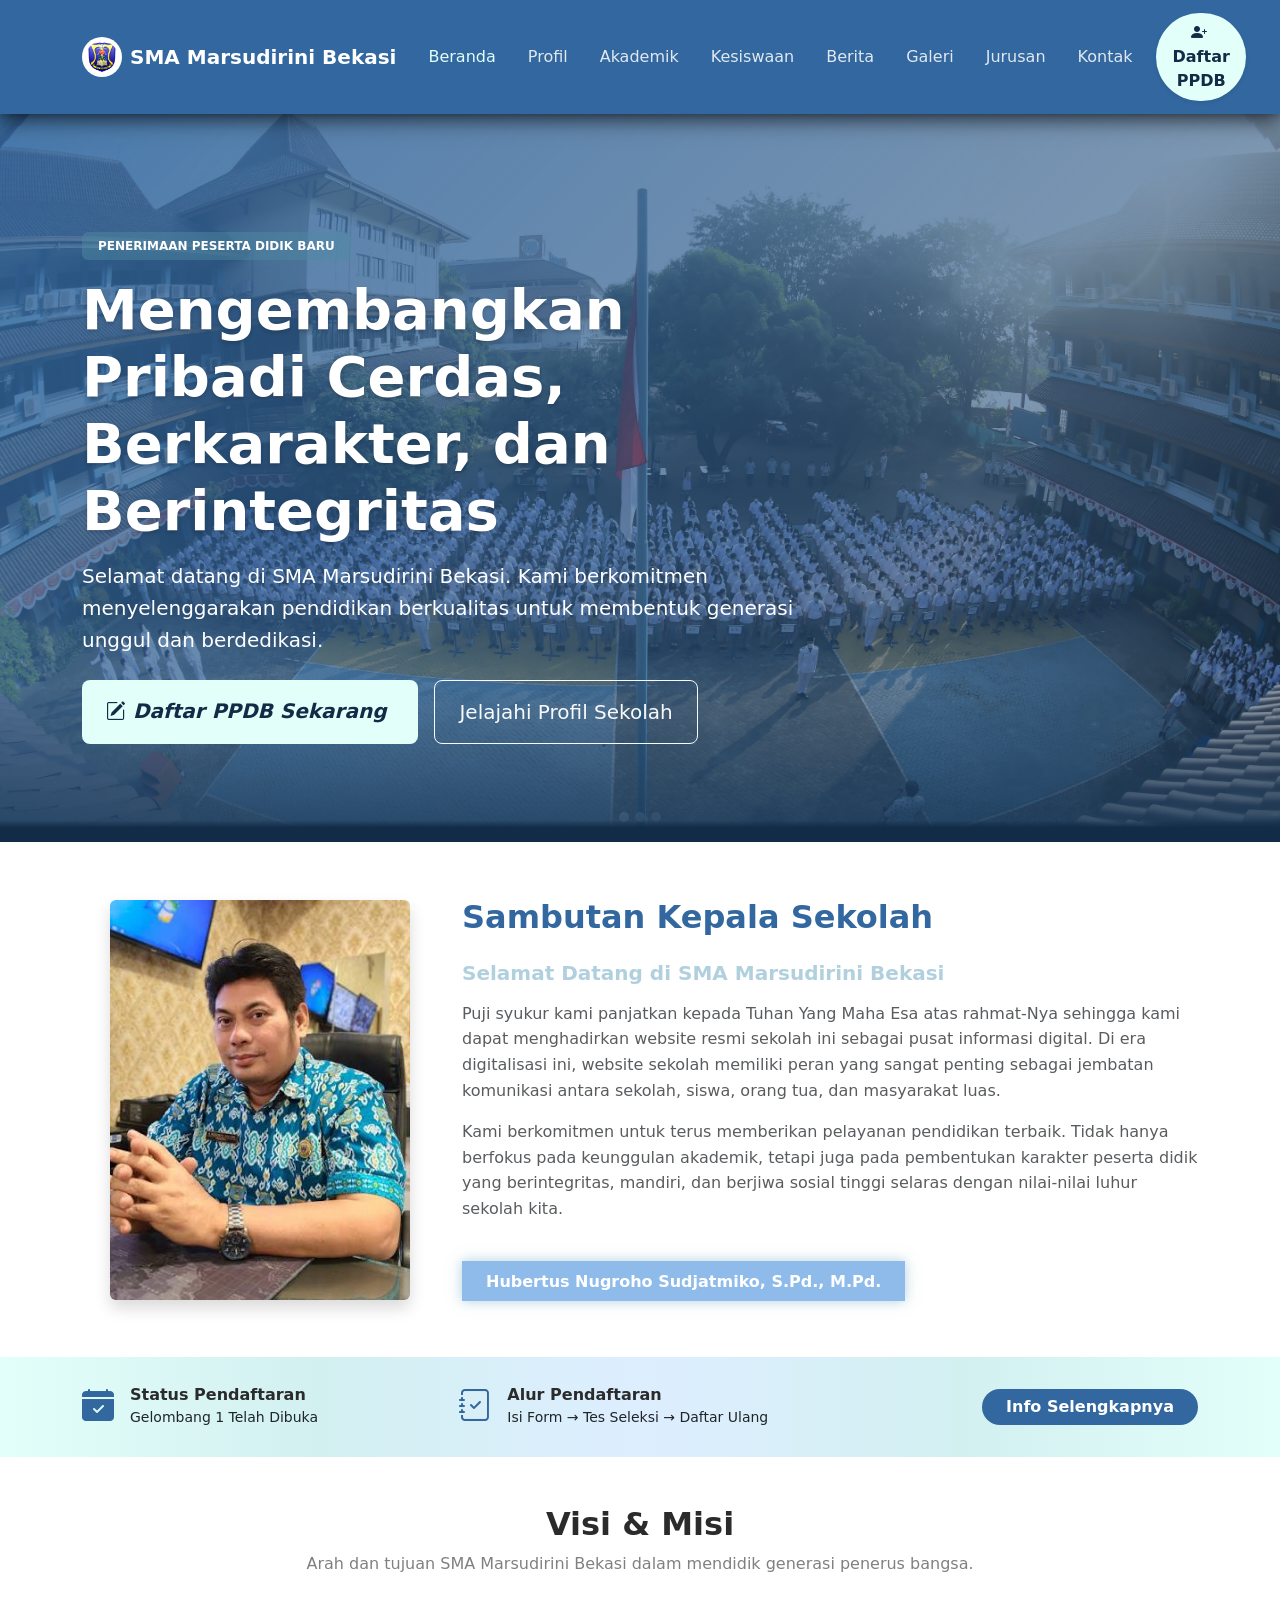
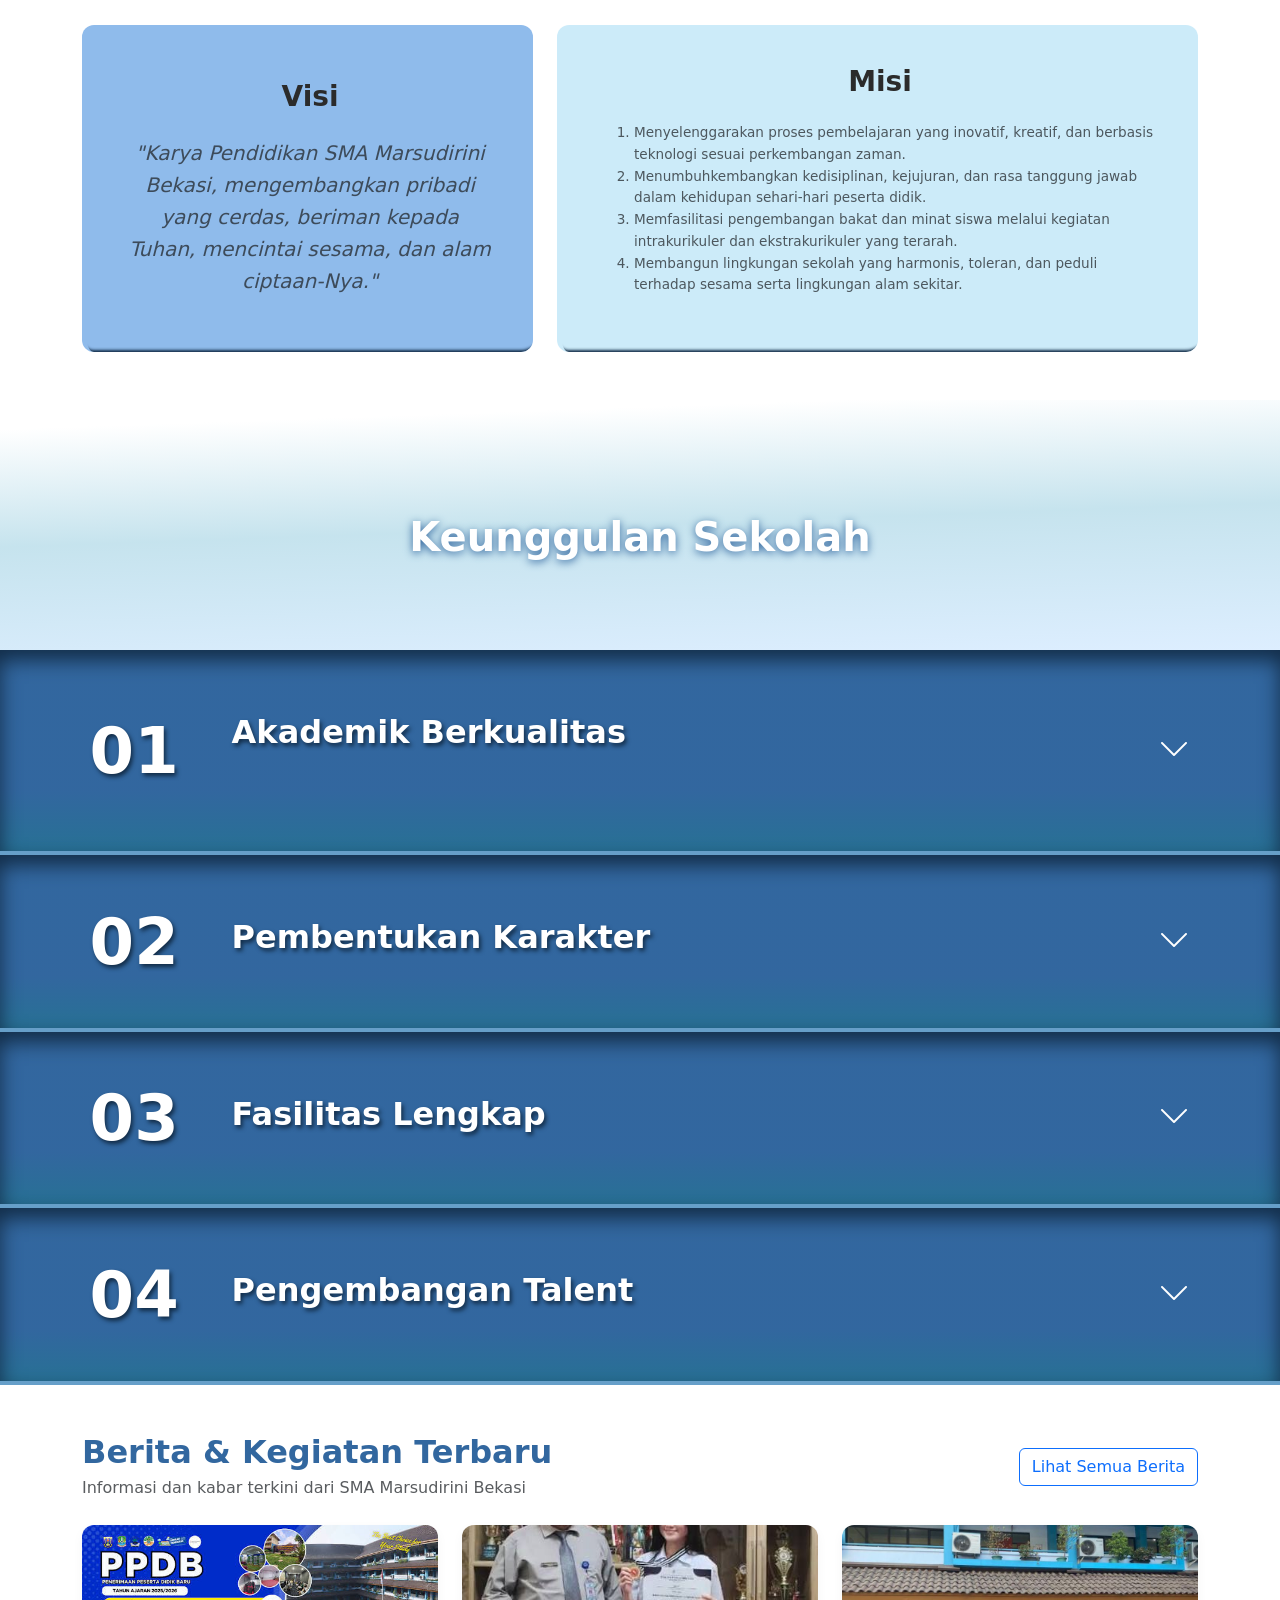
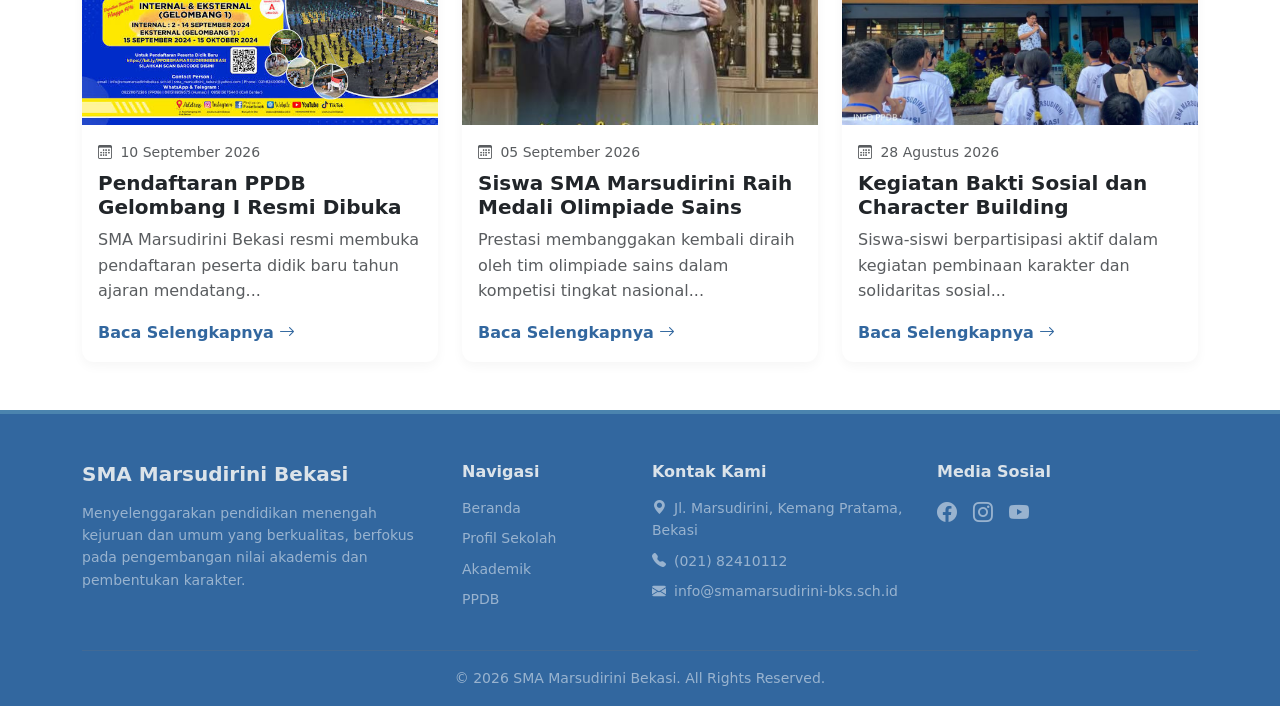
<file: school-profile/index.html>
<!DOCTYPE html>
<html lang="id">
<head>
    <meta charset="UTF-8">
    <meta name="viewport" content="width=device-width, initial-scale=1.0">
    <title>SMA Marsudirini Bekasi - Official Website</title>
    <!-- Bootstrap 5 CSS -->
    <link href="https://cdn.jsdelivr.net/npm/bootstrap@5.3.0/dist/css/bootstrap.min.css" rel="stylesheet">
    <!-- Bootstrap Icons -->
    <link href="https://cdn.jsdelivr.net/npm/bootstrap-icons@1.10.0/font/bootstrap-icons.css" rel="stylesheet">
    <!-- Custom CSS -->
    <link rel="stylesheet" href="assets/css/style.css">
</head>
<body>

    <div id="navbar-placeholder"></div>

    <!-- Hero Section -->
    <header class="hero-section text-center text-lg-start">
        <div id="heroCarousel" class="carousel slide carousel-fade hero-carousel" data-bs-ride="carousel" data-bs-interval="4000">
            <div class="carousel-indicators">
                <button type="button" data-bs-target="#heroCarousel" data-bs-slide-to="0" class="active" aria-current="true" aria-label="Slide 1"></button>
                <button type="button" data-bs-target="#heroCarousel" data-bs-slide-to="1" aria-label="Slide 2"></button>
                <button type="button" data-bs-target="#heroCarousel" data-bs-slide-to="2" aria-label="Slide 3"></button>
            </div>
            <div class="carousel-inner">
                <div class="carousel-item active">
                    <img src="assets/images/hero.jpg" class="d-block w-100" alt="Lingkungan SMA Marsudirini Bekasi">
                </div>
                <div class="carousel-item">
                    <img src="assets/images/hero2.jpg" class="d-block w-100" alt="Informasi PPDB SMA Marsudirini Bekasi">
                </div>
                <div class="carousel-item">
                    <img src="assets/images/hero3.jpg" class="d-block w-100" alt="Kegiatan siswa SMA Marsudirini Bekasi">
                </div>
            </div>
        </div>
        <div class="container">
            <div class="row align-items-center py-2">
                <div class="col-lg-8">
                    <span class="badge mb-3 px-3 py-2 text-uppercase tracking-wide transparent">Penerimaan Peserta Didik Baru</span>
                    <h1 class="display-4 fw-bold mb-3">Mengembangkan Pribadi Cerdas, Berkarakter, dan Berintegritas</h1>
                    <p class="lead mb-4">Selamat datang di SMA Marsudirini Bekasi. Kami berkomitmen menyelenggarakan pendidikan berkualitas untuk membentuk generasi unggul dan berdedikasi.</p>
                    <div class="d-flex flex-column flex-sm-row gap-3">
                        <a href="pages/ppdb.html" class="btn btn-accent-custom btn-lg px-4 py-3">
                            <i class="bi bi-pencil-square me-2"> Daftar PPDB Sekarang</i>
                        </a>
                        <a href="pages/profil.html" class="btn btn-outline-light btn-lg px-4 py-3">
                            Jelajahi Profil Sekolah
                        </a>
                    </div>
                </div>
            </div>
        </div>
    </header>
    <!-- Sambutan Kepala Sekolah -->
    <section class="py-5 bg-white">
        <div class="container">
            <div class="row align-items-center py-2">
                <!-- Foto Kepala Sekolah -->
                <div class="card-float col-lg-4 text-center">
                    <div class="position-relative d-inline-block">
                        <!-- Placeholder foto kepala sekolah -->
                        <img src="assets/images/kepsek.jpg" alt="Kepala Sekolah SMA Marsudirini" class="img-fluid rounded shadow" style="max-height: 400px; object-fit: cover; background-color: #e0e0e0; width: 100%; aspect-ratio: 3/4;">
                    </div>
                </div>
                <!-- Teks Sambutan -->
                <div class="col-lg-8 mt-5 mt-lg-0">
                    <h2 class="fw-bold text-primary-custom mb-4">Sambutan Kepala Sekolah</h2>
                    <h5 class="text-secondary-custom fw-semibold mb-3">Selamat Datang di SMA Marsudirini Bekasi</h5>
                    <p class="text-muted text-justify">
                        Puji syukur kami panjatkan kepada Tuhan Yang Maha Esa atas rahmat-Nya sehingga kami dapat menghadirkan website resmi sekolah ini sebagai pusat informasi digital. Di era digitalisasi ini, website sekolah memiliki peran yang sangat penting sebagai jembatan komunikasi antara sekolah, siswa, orang tua, dan masyarakat luas.
                    </p>
                    <p class="text-muted text-justify">
                        Kami berkomitmen untuk terus memberikan pelayanan pendidikan terbaik. Tidak hanya berfokus pada keunggulan akademik, tetapi juga pada pembentukan karakter peserta didik yang berintegritas, mandiri, dan berjiwa sosial tinggi selaras dengan nilai-nilai luhur sekolah kita.
                    </p>
                    <p class="highlight fw-bold mt-4 mb-0 ">Hubertus Nugroho Sudjatmiko, S.Pd., M.Pd.</p>
                </div>
            </div>
        </div>
    </section>

    <!-- PPDB Quick Callout Bar -->
    <section class="daftar py-4 text-dark">
        <div class="container">
            <div class="row text-center text-md-start align-items-center g-3">
                <div class=" col-md-4">
                    <div class="d-flex align-items-center justify-content-center justify-content-md-start">
                        <i class="bi bi-calendar-check-fill fs-2 text-primary-custom me-3"></i>
                        <div>
                            <h6 class="fw-bold mb-0">Status Pendaftaran</h6>
                            <small>Gelombang 1 Telah Dibuka</small>
                        </div>
                    </div>
                </div>
                <div class="col-md-4">
                    <div class="d-flex align-items-center justify-content-center justify-content-md-start">
                        <i class="bi bi-journal-check fs-2 text-primary-custom me-3"></i>
                        <div>
                            <h6 class="fw-bold mb-0" >Alur Pendaftaran</h6>
                            <small>Isi Form → Tes Seleksi → Daftar Ulang</small>
                        </div>
                    </div>
                </div>
                <div class="col-md-4 text-center text-md-end">
                    <a href="pages/ppdb.html" class="btn btn-primary-custom rounded-pill px-4">Info Selengkapnya</a>
                </div>
            </div>
        </div>
    </section>

    <!-- Visi & Misi -->
    <section class="py-5 bg-white">
        <div class="container">
            <div class="text-center mb-5">
                <h2 class="fw-bold ">Visi & Misi</h2>
                <p style="color: grey;">Arah dan tujuan SMA Marsudirini Bekasi dalam mendidik generasi penerus bangsa.</h5>
            </div>
            
            <div class="row g-4 align-items-stretch">
                <!-- Card Visi -->
                <div class="col-md-5 d-flex">
                    <div class="card visi-card flex-fill p-4 border-0 shadow-sm">
                        <div class="card-body d-flex flex-column justify-content-center text-center">
                            <h3 class="fw-bold mb-4">Visi</h3>
                            <p class="fs-5 text-muted fst-italic mb-0">
                                "Karya Pendidikan SMA Marsudirini Bekasi, mengembangkan pribadi yang cerdas, beriman kepada Tuhan, mencintai sesama, dan alam ciptaan-Nya."
                            </p>
                        </div>
                    </div>
                </div>
                
                <!-- Card Misi (Menggunakan <ol>) -->
                <div class="col-md-7 d-flex">
                    <div class="card misi-card flex-fill p-4 border-0 shadow-sm">
                        <div class="card-body text-center">
                            <div class="d-flex align-items-center justify-content-center mb-4">
                                <h3 class="fw-bold mb-0 text-center">Misi</h3>
                            </div>
                            <ol class="text-muted text-start" style="font-size: 0.85rem;">
                                <li>Menyelenggarakan proses pembelajaran yang inovatif, kreatif, dan berbasis teknologi sesuai perkembangan zaman.</li>
                                <li>Menumbuhkembangkan kedisiplinan, kejujuran, dan rasa tanggung jawab dalam kehidupan sehari-hari peserta didik.</li>
                                <li>Memfasilitasi pengembangan bakat dan minat siswa melalui kegiatan intrakurikuler dan ekstrakurikuler yang terarah.</li>
                                <li>Membangun lingkungan sekolah yang harmonis, toleran, dan peduli terhadap sesama serta lingkungan alam sekitar.</li>
                            </ol>
                        </div>
                    </div>
                </div>
            </div>
        </div>
    </section>

    <!-- Keunggulan Sekolah (Why Choose Us) -->
    <div class="boxk text-center">
                <div class="box-title">
                    <h2 class="fw-bold text-white">Keunggulan Sekolah</h2>
                </div>
    </div>
    <div class="box">
                <div class="box-number">01</div>
                <div class="box-content">
                    <div class="box-title">
                        <h2 class="fw-bold text-white">Akademik Berkualitas</h2>
                    </div>
                    <p class="box-dropdown text-white">
                        Kurikulum terstruktur yang dirancang untuk mempersiapkan siswa menuju perguruan tinggi terbaik.
                    </p>
                </div>
                <i class="bi bi-chevron-down box-arrow"></i>
    </div>
    <div class="box">
                <div class="box-number">02</div>
                <div class="box-content">
                    <div class="box-title">
                        <h2 class="fw-bold text-white">Pembentukan Karakter</h2>
                    </div>
                    <p class="box-dropdown text-white">
                        Pendidikan kedisiplinan, moral, dan kedalaman spiritual secara menyeluruh.
                    </p>
                </div>
                <i class="bi bi-chevron-down box-arrow"></i>
    </div>
    <div class="box">
                <div class="box-number">03</div>
                <div class="box-content">
                    <div class="box-title">
                        <h2 class="fw-bold text-white">Fasilitas Lengkap</h2>
                    </div>
                    <p class="box-dropdown text-white">
                        Laboratorium modern, sarana olahraga, serta lingkungan belajar yang kondusif.
                    </p>
                </div>
                <i class="bi bi-chevron-down box-arrow"></i>
    </div>
    <div class="box">
                <div class="box-number">04</div>
                <div class="box-content">
                    <div class="box-title">
                        <h2 class="fw-bold text-white">Pengembangan Talent</h2>
                    </div>
                    <p class="box-dropdown text-white">
                        Beragam kegiatan ekstrakurikuler untuk mengasah potensi non-akademik siswa.
                    </p>
                </div>
                <i class="bi bi-chevron-down box-arrow"></i>
    </div>

    
    <!-- Berita & Agenda Terbaru -->
    <section class="py-5 bg-white">
        <div class="container">
            <div class="d-flex justify-content-between align-items-center mb-4">
                <div>
                    <h2 class="fw-bold text-primary-custom mb-1">Berita & Kegiatan Terbaru</h2>
                    <p class="text-muted mb-0">Informasi dan kabar terkini dari SMA Marsudirini Bekasi</p>
                </div>
                <a href="pages/berita.html" class="btn btn-outline-primary d-none d-md-inline-block">Lihat Semua Berita</a>
            </div>
            <div class="row g-4">
                <div class="col-md-4">
                    <div class="card h-100">
                        <img src="assets/images/ppdb.jpg" class="card-img-top" alt="Berita PPDB" style="height: 200px; object-fit: cover; background-color: #e0e0e0;">
                        <div class="card-body">
                            <small class="text-muted d-block mb-2"><i class="bi bi-calendar3 me-1"></i> 10 September 2026</small>
                            <h5 class="card-title fw-bold">Pendaftaran PPDB Gelombang I Resmi Dibuka</h5>
                            <p class="card-text text-muted">SMA Marsudirini Bekasi resmi membuka pendaftaran peserta didik baru tahun ajaran mendatang...</p>
                            <a href="pages/berita.html" class="text-primary-custom fw-semibold text-decoration-none">Baca Selengkapnya <i class="bi bi-arrow-right"></i></a>
                        </div>
                    </div>
                </div>
                <div class="col-md-4">
                    <div class="card h-100">
                        <img src="assets/images/olimpiade.jpg" class="card-img-top" alt="Prestasi Siswa" style="height: 200px; object-fit: cover; background-color: #e0e0e0;">
                        <div class="card-body">
                            <small class="text-muted d-block mb-2"><i class="bi bi-calendar3 me-1"></i> 05 September 2026</small>
                            <h5 class="card-title fw-bold">Siswa SMA Marsudirini Raih Medali Olimpiade Sains</h5>
                            <p class="card-text text-muted">Prestasi membanggakan kembali diraih oleh tim olimpiade sains dalam kompetisi tingkat nasional...</p>
                            <a href="pages/berita.html" class="text-primary-custom fw-semibold text-decoration-none">Baca Selengkapnya <i class="bi bi-arrow-right"></i></a>
                        </div>
                    </div>
                </div>
                <div class="col-md-4">
                    <div class="card h-100">
                        <img src="assets/images/cb.jpg" class="card-img-top" alt="Kegiatan Siswa" style="height: 200px; object-fit: cover; background-color: #e0e0e0;">
                        <div class="card-body">
                            <small class="text-muted d-block mb-2"><i class="bi bi-calendar3 me-1"></i> 28 Agustus 2026</small>
                            <h5 class="card-title fw-bold">Kegiatan Bakti Sosial dan Character Building</h5>
                            <p class="card-text text-muted">Siswa-siswi berpartisipasi aktif dalam kegiatan pembinaan karakter dan solidaritas sosial...</p>
                            <a href="pages/berita.html" class="text-primary-custom fw-semibold text-decoration-none">Baca Selengkapnya <i class="bi bi-arrow-right"></i></a>
                        </div>
                    </div>
                </div>
            </div>
            <div class="text-center mt-4 d-md-none">
                <a href="pages/berita.html" class="btn btn-outline-primary">Lihat Semua Berita</a>
            </div>
        </div>
    </section>

    <div id="footer-placeholder"></div>

    <!-- Bootstrap 5 JS Bundle -->
    <script src="https://cdn.jsdelivr.net/npm/bootstrap@5.3.0/dist/js/bootstrap.bundle.min.js"></script>
    <script src="assets/js/app.js"></script>
</body>
</html>
</file>
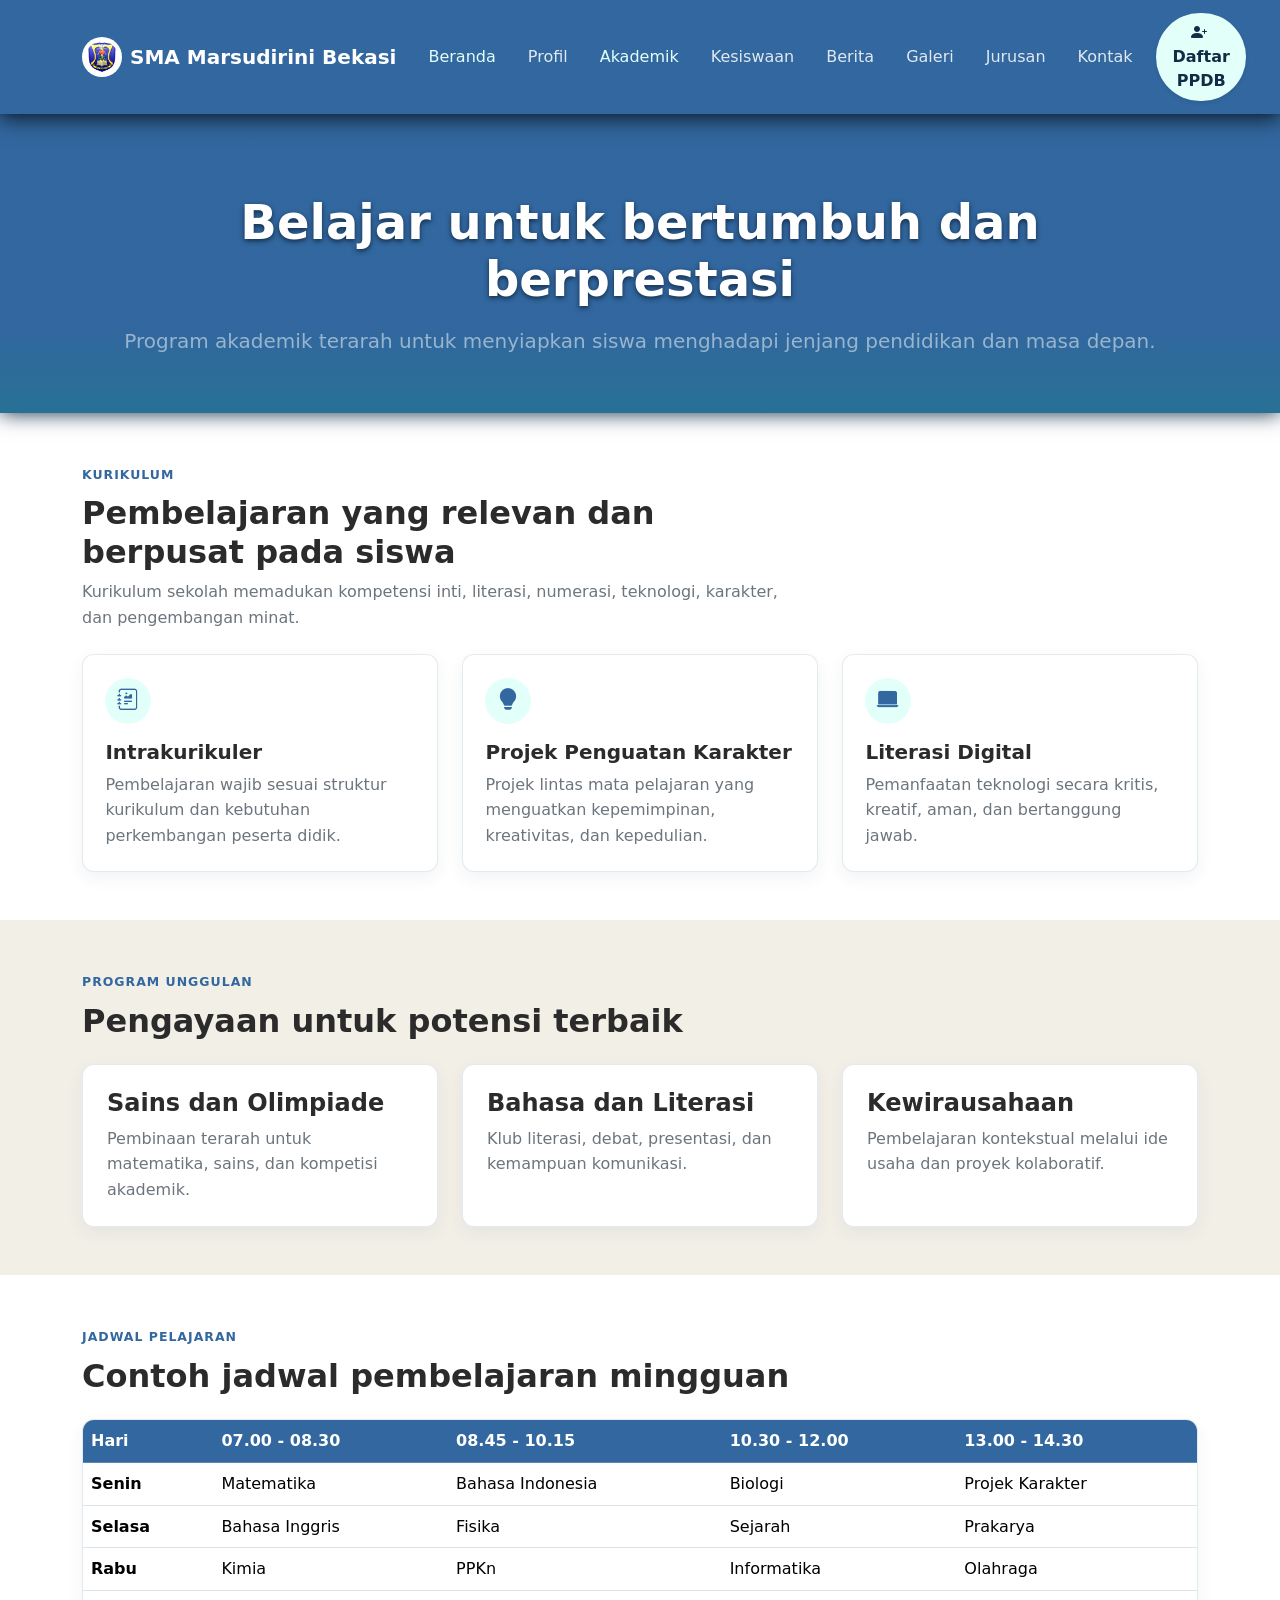
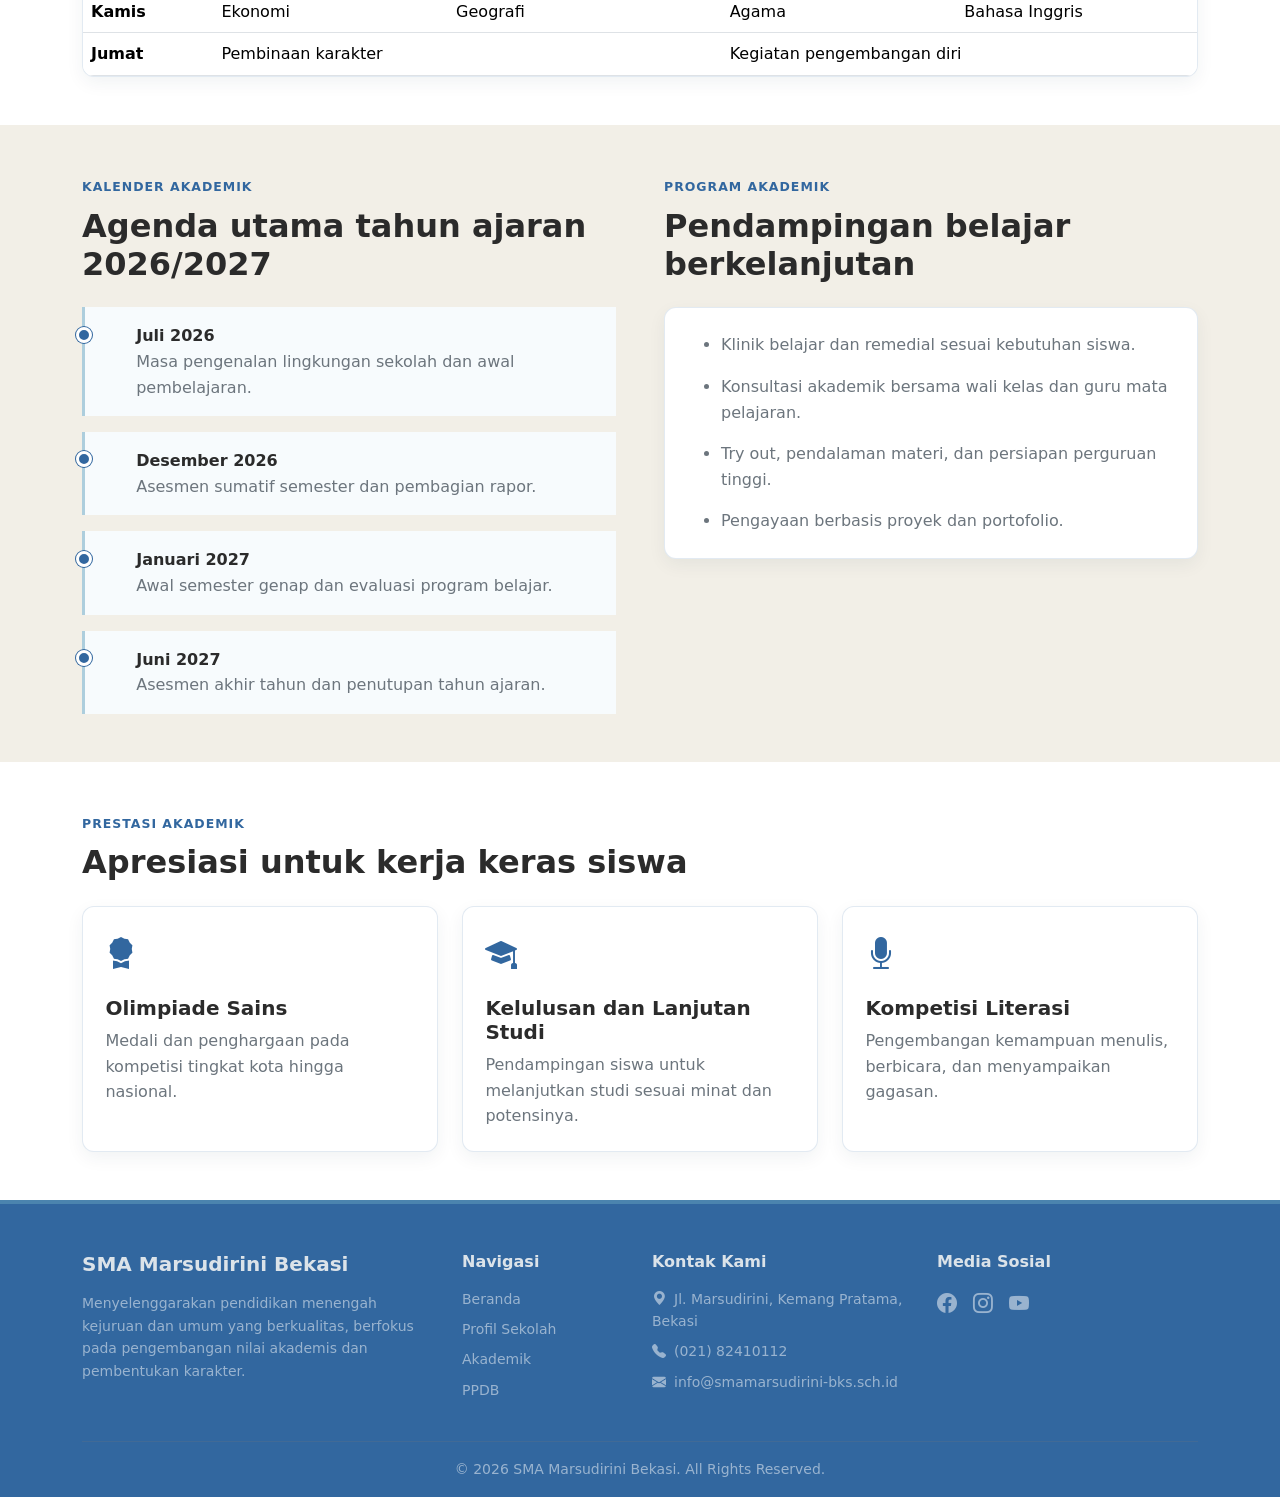
<file: school-profile/pages/akademik.html>
<!DOCTYPE html>
<html lang="id">
<head>
    <meta charset="UTF-8">
    <meta name="viewport" content="width=device-width, initial-scale=1.0">
    <title>Akademik - SMA Marsudirini Bekasi</title>
    <link href="https://cdn.jsdelivr.net/npm/bootstrap@5.3.0/dist/css/bootstrap.min.css" rel="stylesheet">
    <link href="https://cdn.jsdelivr.net/npm/bootstrap-icons@1.10.0/font/bootstrap-icons.css" rel="stylesheet">
    <link rel="stylesheet" href="../assets/css/style.css">
    <link rel="stylesheet" href="../assets/css/fr-pages.css">
</head>
<body>
    <div id="navbar-placeholder"></div>
        <header class="jurusan text-white text-center py-5">
                <div class="container pt-4 pb-2">
        <h1 class="display-5 fw-bold text-white mt-2 mb-3" style="text-shadow: 0 2px 5px #122c47;">Belajar untuk bertumbuh dan berprestasi</h1>
            <p class="lead text-white-50 mb-0">Program akademik terarah untuk menyiapkan siswa menghadapi jenjang pendidikan dan masa depan.</p>
        </div>
    </header>

    <main>
        <section class="py-5 bg-white">
            <div class="container">
                <div class="fr-section-heading mb-4"><span class="fr-eyebrow text-primary-custom">Kurikulum</span><h2 class="fw-bold mt-2">Pembelajaran yang relevan dan berpusat pada siswa</h2><p>Kurikulum sekolah memadukan kompetensi inti, literasi, numerasi, teknologi, karakter, dan pengembangan minat.</p></div>
                <div class="row g-4"><div class="col-md-4"><div class="fr-info-card"><span class="fr-icon"><i class="bi bi-journal-richtext"></i></span><h5 class="fw-bold">Intrakurikuler</h5><p class="fr-muted mb-0">Pembelajaran wajib sesuai struktur kurikulum dan kebutuhan perkembangan peserta didik.</p></div></div><div class="col-md-4"><div class="fr-info-card"><span class="fr-icon"><i class="bi bi-lightbulb-fill"></i></span><h5 class="fw-bold">Projek Penguatan Karakter</h5><p class="fr-muted mb-0">Projek lintas mata pelajaran yang menguatkan kepemimpinan, kreativitas, dan kepedulian.</p></div></div><div class="col-md-4"><div class="fr-info-card"><span class="fr-icon"><i class="bi bi-laptop-fill"></i></span><h5 class="fw-bold">Literasi Digital</h5><p class="fr-muted mb-0">Pemanfaatan teknologi secara kritis, kreatif, aman, dan bertanggung jawab.</p></div></div></div>
            </div>
        </section>
        <section class="py-5"><div class="container"><div class="fr-section-heading mb-4"><span class="fr-eyebrow text-primary-custom">Program Unggulan</span><h2 class="fw-bold mt-2">Pengayaan untuk potensi terbaik</h2></div><div class="row g-4"><div class="col-lg-4"><div class="fr-panel h-100"><h4 class="fw-bold">Sains dan Olimpiade</h4><p class="fr-muted mb-0">Pembinaan terarah untuk matematika, sains, dan kompetisi akademik.</p></div></div><div class="col-lg-4"><div class="fr-panel h-100"><h4 class="fw-bold">Bahasa dan Literasi</h4><p class="fr-muted mb-0">Klub literasi, debat, presentasi, dan kemampuan komunikasi.</p></div></div><div class="col-lg-4"><div class="fr-panel h-100"><h4 class="fw-bold">Kewirausahaan</h4><p class="fr-muted mb-0">Pembelajaran kontekstual melalui ide usaha dan proyek kolaboratif.</p></div></div></div></div></section>
        <section class="py-5 bg-white"><div class="container"><div class="fr-section-heading mb-4"><span class="fr-eyebrow text-primary-custom">Jadwal Pelajaran</span><h2 class="fw-bold mt-2">Contoh jadwal pembelajaran mingguan</h2></div><div class="table-responsive fr-panel p-0 overflow-hidden"><table class="table fr-table mb-0 align-middle"><thead><tr><th>Hari</th><th>07.00 - 08.30</th><th>08.45 - 10.15</th><th>10.30 - 12.00</th><th>13.00 - 14.30</th></tr></thead><tbody><tr><th>Senin</th><td>Matematika</td><td>Bahasa Indonesia</td><td>Biologi</td><td>Projek Karakter</td></tr><tr><th>Selasa</th><td>Bahasa Inggris</td><td>Fisika</td><td>Sejarah</td><td>Prakarya</td></tr><tr><th>Rabu</th><td>Kimia</td><td>PPKn</td><td>Informatika</td><td>Olahraga</td></tr><tr><th>Kamis</th><td>Ekonomi</td><td>Geografi</td><td>Agama</td><td>Bahasa Inggris</td></tr><tr><th>Jumat</th><td colspan="2">Pembinaan karakter</td><td colspan="2">Kegiatan pengembangan diri</td></tr></tbody></table></div></div></section>
        <section class="py-5"><div class="container"><div class="row g-5"><div class="col-lg-6"><div class="fr-section-heading mb-4"><span class="fr-eyebrow text-primary-custom">Kalender Akademik</span><h2 class="fw-bold mt-2">Agenda utama tahun ajaran 2026/2027</h2></div><div class="fr-timeline"><div class="fr-timeline-item"><strong>Juli 2026</strong><p class="fr-muted mb-0">Masa pengenalan lingkungan sekolah dan awal pembelajaran.</p></div><div class="fr-timeline-item"><strong>Desember 2026</strong><p class="fr-muted mb-0">Asesmen sumatif semester dan pembagian rapor.</p></div><div class="fr-timeline-item"><strong>Januari 2027</strong><p class="fr-muted mb-0">Awal semester genap dan evaluasi program belajar.</p></div><div class="fr-timeline-item"><strong>Juni 2027</strong><p class="fr-muted mb-0">Asesmen akhir tahun dan penutupan tahun ajaran.</p></div></div></div><div class="col-lg-6"><div class="fr-section-heading mb-4"><span class="fr-eyebrow text-primary-custom">Program Akademik</span><h2 class="fw-bold mt-2">Pendampingan belajar berkelanjutan</h2></div><div class="fr-panel"><ul class="fr-muted mb-0"><li class="mb-3">Klinik belajar dan remedial sesuai kebutuhan siswa.</li><li class="mb-3">Konsultasi akademik bersama wali kelas dan guru mata pelajaran.</li><li class="mb-3">Try out, pendalaman materi, dan persiapan perguruan tinggi.</li><li>Pengayaan berbasis proyek dan portofolio.</li></ul></div></div></div></div></section>
        <section class="py-5 bg-white"><div class="container"><div class="fr-section-heading mb-4"><span class="fr-eyebrow text-primary-custom">Prestasi Akademik</span><h2 class="fw-bold mt-2">Apresiasi untuk kerja keras siswa</h2></div><div class="row g-4"><div class="col-md-4"><div class="fr-info-card"><i class="bi bi-award-fill fs-2 text-primary-custom"></i><h5 class="fw-bold mt-3">Olimpiade Sains</h5><p class="fr-muted mb-0">Medali dan penghargaan pada kompetisi tingkat kota hingga nasional.</p></div></div><div class="col-md-4"><div class="fr-info-card"><i class="bi bi-mortarboard-fill fs-2 text-primary-custom"></i><h5 class="fw-bold mt-3">Kelulusan dan Lanjutan Studi</h5><p class="fr-muted mb-0">Pendampingan siswa untuk melanjutkan studi sesuai minat dan potensinya.</p></div></div><div class="col-md-4"><div class="fr-info-card"><i class="bi bi-mic-fill fs-2 text-primary-custom"></i><h5 class="fw-bold mt-3">Kompetisi Literasi</h5><p class="fr-muted mb-0">Pengembangan kemampuan menulis, berbicara, dan menyampaikan gagasan.</p></div></div></div></div></section>
    </main>
    <div id="footer-placeholder"></div>
    <script src="https://cdn.jsdelivr.net/npm/bootstrap@5.3.0/dist/js/bootstrap.bundle.min.js"></script><script src="../assets/js/app.js"></script><script src="../assets/js/fr-pages.js"></script>
</body>
</html>
</file>
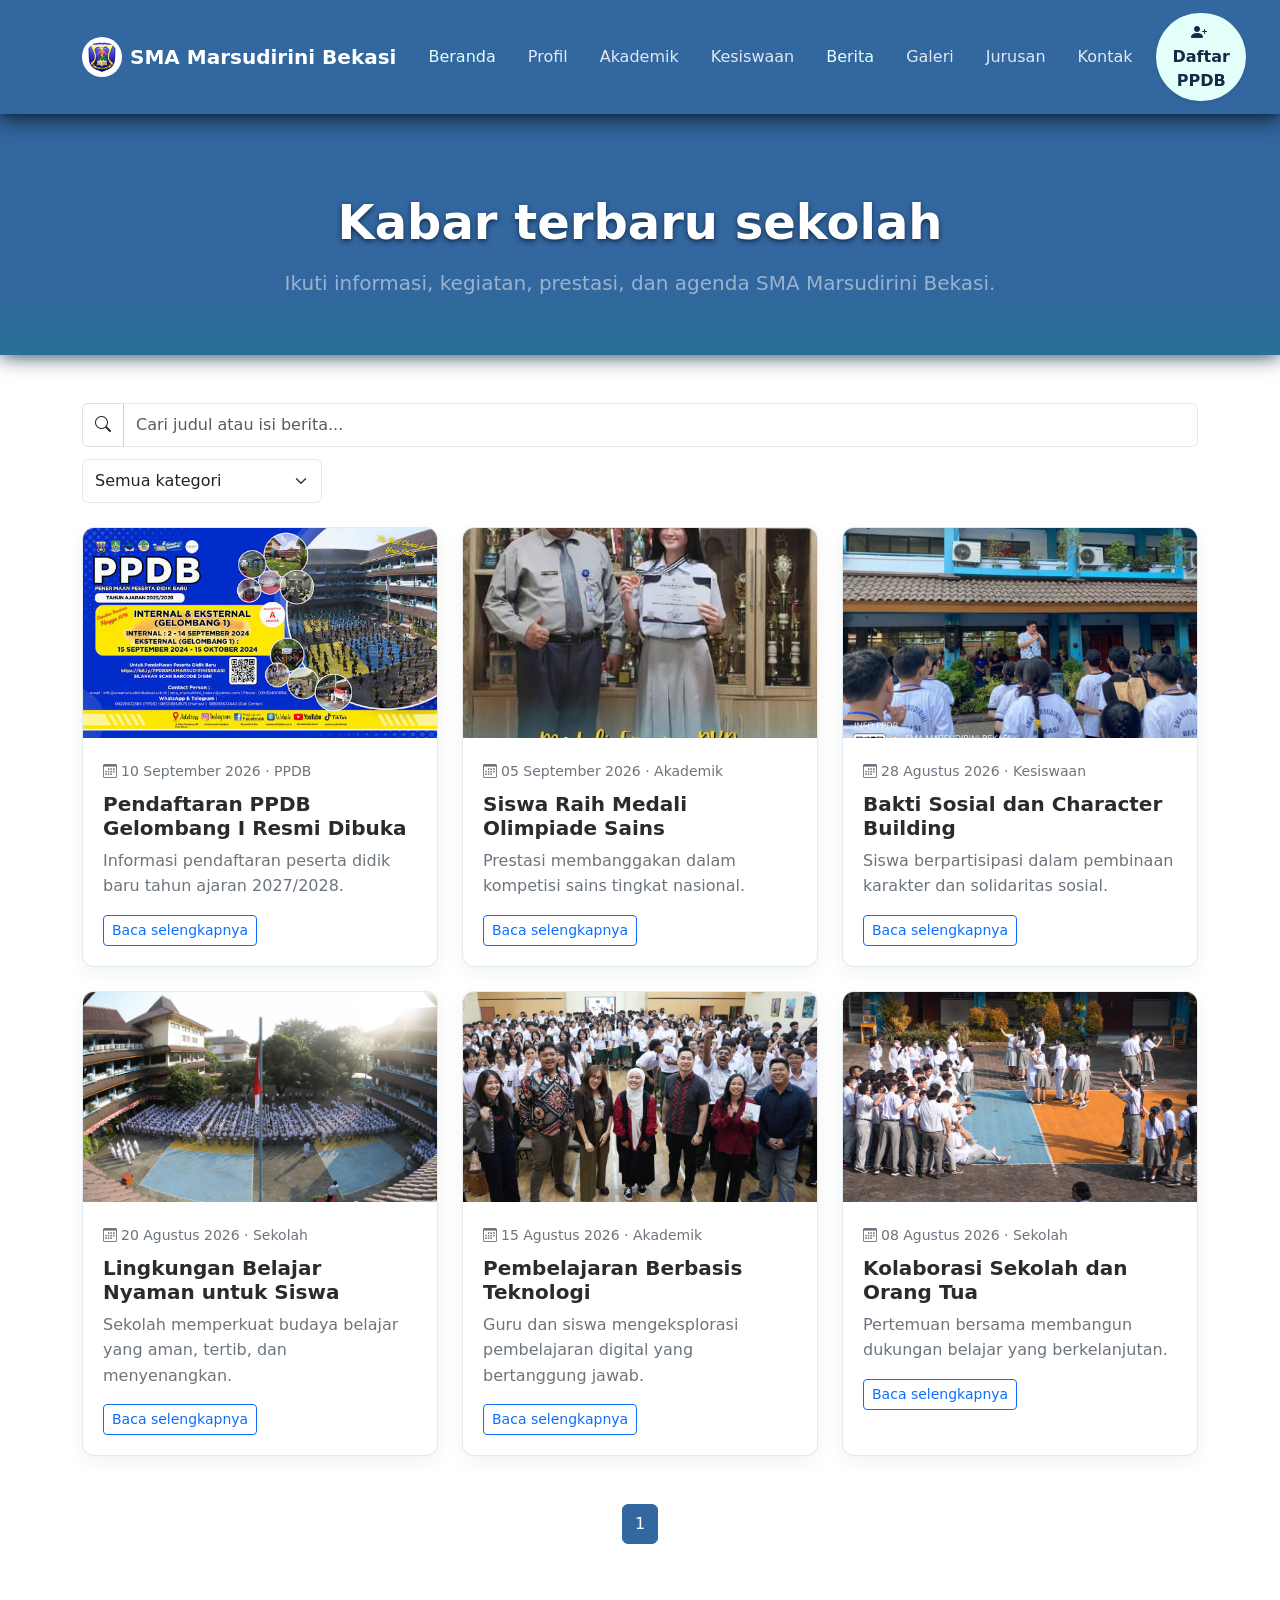
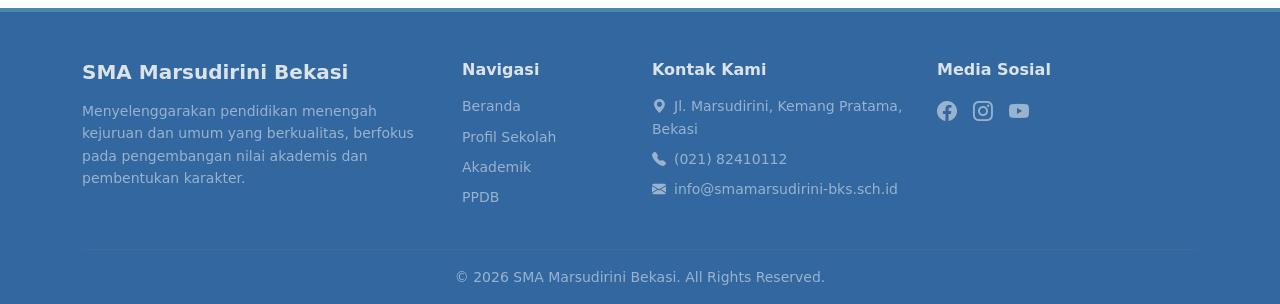
<file: school-profile/pages/berita.html>
<!DOCTYPE html>
<html lang="id">
<head>
    <meta charset="UTF-8"><meta name="viewport" content="width=device-width, initial-scale=1.0">
    <title>Berita - SMA Marsudirini Bekasi</title>
    <link href="https://cdn.jsdelivr.net/npm/bootstrap@5.3.0/dist/css/bootstrap.min.css" rel="stylesheet"><link href="https://cdn.jsdelivr.net/npm/bootstrap-icons@1.10.0/font/bootstrap-icons.css" rel="stylesheet"><link rel="stylesheet" href="../assets/css/style.css"><link rel="stylesheet" href="../assets/css/fr-pages.css">
</head>
<body>
    <div id="navbar-placeholder"></div>
    <header class="jurusan text-white text-center py-5">
                <div class="container pt-4 pb-2">
        <h1 class="display-5 fw-bold text-white mt-2 mb-3" style="text-shadow: 0 2px 5px #122c47;">Kabar terbaru sekolah</h1>
            <p class="lead text-white-50 mb-0">Ikuti informasi, kegiatan, prestasi, dan agenda SMA Marsudirini Bekasi.</p>
        </div></header>
    <main><section class="py-5 bg-white"><div class="container"><div class="fr-filter-bar mb-4"><div class="input-group flex-grow-1"><span class="input-group-text bg-white"><i class="bi bi-search"></i></span><input type="search" class="form-control" data-news-search placeholder="Cari judul atau isi berita..." aria-label="Cari berita"></div><select class="form-select" data-news-category aria-label="Filter kategori berita" style="max-width: 240px"><option value="all">Semua kategori</option><option value="akademik">Akademik</option><option value="kesiswaan">Kesiswaan</option><option value="ppdb">PPDB</option><option value="sekolah">Sekolah</option></select></div><div class="row g-4" data-news-grid>
        <article class="col-md-6 col-lg-4" data-news-card data-category="ppdb"><div class="fr-news-card"><img src="../assets/images/ppdb.jpg" alt="Pendaftaran PPDB dibuka"><div class="card-body"><small class="fr-muted"><i class="bi bi-calendar3 me-1"></i>10 September 2026 · PPDB</small><h3 class="h5 fw-bold mt-2">Pendaftaran PPDB Gelombang I Resmi Dibuka</h3><p class="fr-muted">Informasi pendaftaran peserta didik baru tahun ajaran 2027/2028.</p><button class="btn btn-outline-primary btn-sm" data-bs-toggle="modal" data-bs-target="#newsDetail1">Baca selengkapnya</button></div></div></article>
        <article class="col-md-6 col-lg-4" data-news-card data-category="akademik"><div class="fr-news-card"><img src="../assets/images/olimpiade.jpg" alt="Prestasi olimpiade sains"><div class="card-body"><small class="fr-muted"><i class="bi bi-calendar3 me-1"></i>05 September 2026 · Akademik</small><h3 class="h5 fw-bold mt-2">Siswa Raih Medali Olimpiade Sains</h3><p class="fr-muted">Prestasi membanggakan dalam kompetisi sains tingkat nasional.</p><button class="btn btn-outline-primary btn-sm" data-bs-toggle="modal" data-bs-target="#newsDetail2">Baca selengkapnya</button></div></div></article>
        <article class="col-md-6 col-lg-4" data-news-card data-category="kesiswaan"><div class="fr-news-card"><img src="../assets/images/cb.jpg" alt="Kegiatan character building"><div class="card-body"><small class="fr-muted"><i class="bi bi-calendar3 me-1"></i>28 Agustus 2026 · Kesiswaan</small><h3 class="h5 fw-bold mt-2">Bakti Sosial dan Character Building</h3><p class="fr-muted">Siswa berpartisipasi dalam pembinaan karakter dan solidaritas sosial.</p><button class="btn btn-outline-primary btn-sm" data-bs-toggle="modal" data-bs-target="#newsDetail3">Baca selengkapnya</button></div></div></article>
        <article class="col-md-6 col-lg-4" data-news-card data-category="sekolah"><div class="fr-news-card"><img src="../assets/images/hero.jpg" alt="Lingkungan sekolah"><div class="card-body"><small class="fr-muted"><i class="bi bi-calendar3 me-1"></i>20 Agustus 2026 · Sekolah</small><h3 class="h5 fw-bold mt-2">Lingkungan Belajar Nyaman untuk Siswa</h3><p class="fr-muted">Sekolah memperkuat budaya belajar yang aman, tertib, dan menyenangkan.</p><button class="btn btn-outline-primary btn-sm" data-bs-toggle="modal" data-bs-target="#newsDetail4">Baca selengkapnya</button></div></div></article>
        <article class="col-md-6 col-lg-4" data-news-card data-category="akademik"><div class="fr-news-card"><img src="../assets/images/hero2.jpg" alt="Pembelajaran berbasis teknologi"><div class="card-body"><small class="fr-muted"><i class="bi bi-calendar3 me-1"></i>15 Agustus 2026 · Akademik</small><h3 class="h5 fw-bold mt-2">Pembelajaran Berbasis Teknologi</h3><p class="fr-muted">Guru dan siswa mengeksplorasi pembelajaran digital yang bertanggung jawab.</p><button class="btn btn-outline-primary btn-sm" data-bs-toggle="modal" data-bs-target="#newsDetail5">Baca selengkapnya</button></div></div></article>
        <article class="col-md-6 col-lg-4" data-news-card data-category="sekolah"><div class="fr-news-card"><img src="../assets/images/hero3.jpg" alt="Kegiatan sekolah"><div class="card-body"><small class="fr-muted"><i class="bi bi-calendar3 me-1"></i>08 Agustus 2026 · Sekolah</small><h3 class="h5 fw-bold mt-2">Kolaborasi Sekolah dan Orang Tua</h3><p class="fr-muted">Pertemuan bersama membangun dukungan belajar yang berkelanjutan.</p><button class="btn btn-outline-primary btn-sm" data-bs-toggle="modal" data-bs-target="#newsDetail6">Baca selengkapnya</button></div></div></article>
    </div><nav class="mt-5" aria-label="Pagination berita"><ul class="pagination justify-content-center fr-pagination" data-news-pagination></ul></nav></div></section></main>
    <div class="modal fade" id="newsDetail1" tabindex="-1" aria-labelledby="newsDetail1Label" aria-hidden="true"><div class="modal-dialog modal-lg modal-dialog-centered"><div class="modal-content"><div class="modal-header"><h2 class="modal-title h5" id="newsDetail1Label">Pendaftaran PPDB Gelombang I Resmi Dibuka</h2><button type="button" class="btn-close" data-bs-dismiss="modal" aria-label="Tutup"></button></div><div class="modal-body"><p class="fr-muted">SMA Marsudirini Bekasi membuka pendaftaran peserta didik baru. Calon peserta didik dapat melihat persyaratan, jadwal, dan alur pendaftaran melalui halaman PPDB.</p><p class="small fr-muted mb-0">Penulis: Tim Informasi Sekolah · 10 September 2026</p></div></div></div></div>
    <div class="modal fade" id="newsDetail2" tabindex="-1" aria-hidden="true"><div class="modal-dialog modal-lg modal-dialog-centered"><div class="modal-content"><div class="modal-header"><h2 class="modal-title h5">Siswa Raih Medali Olimpiade Sains</h2><button type="button" class="btn-close" data-bs-dismiss="modal" aria-label="Tutup"></button></div><div class="modal-body"><p class="fr-muted">Tim akademik sekolah kembali menunjukkan semangat belajar melalui kompetisi sains dan matematika.</p><p class="small fr-muted mb-0">Penulis: Tim Akademik · 05 September 2026</p></div></div></div></div>
    <div class="modal fade" id="newsDetail3" tabindex="-1" aria-hidden="true"><div class="modal-dialog modal-lg modal-dialog-centered"><div class="modal-content"><div class="modal-header"><h2 class="modal-title h5">Bakti Sosial dan Character Building</h2><button type="button" class="btn-close" data-bs-dismiss="modal" aria-label="Tutup"></button></div><div class="modal-body"><p class="fr-muted">Kegiatan siswa menggabungkan aksi sosial, refleksi, dan kerja sama untuk membangun karakter.</p><p class="small fr-muted mb-0">Penulis: Pembina Kesiswaan · 28 Agustus 2026</p></div></div></div></div>
    <div class="modal fade" id="newsDetail4" tabindex="-1" aria-hidden="true"><div class="modal-dialog modal-lg modal-dialog-centered"><div class="modal-content"><div class="modal-header"><h2 class="modal-title h5">Lingkungan Belajar Nyaman untuk Siswa</h2><button type="button" class="btn-close" data-bs-dismiss="modal" aria-label="Tutup"></button></div><div class="modal-body"><p class="fr-muted">Sekolah berkomitmen menjaga ruang belajar yang aman, tertib, dan mendukung perkembangan siswa.</p><p class="small fr-muted mb-0">Penulis: Tim Sekolah · 20 Agustus 2026</p></div></div></div></div>
    <div class="modal fade" id="newsDetail5" tabindex="-1" aria-hidden="true"><div class="modal-dialog modal-lg modal-dialog-centered"><div class="modal-content"><div class="modal-header"><h2 class="modal-title h5">Pembelajaran Berbasis Teknologi</h2><button type="button" class="btn-close" data-bs-dismiss="modal" aria-label="Tutup"></button></div><div class="modal-body"><p class="fr-muted">Pemanfaatan teknologi memperkaya sumber belajar dan mendorong siswa berpikir kritis serta kreatif.</p><p class="small fr-muted mb-0">Penulis: Tim Kurikulum · 15 Agustus 2026</p></div></div></div></div>
    <div class="modal fade" id="newsDetail6" tabindex="-1" aria-hidden="true"><div class="modal-dialog modal-lg modal-dialog-centered"><div class="modal-content"><div class="modal-header"><h2 class="modal-title h5">Kolaborasi Sekolah dan Orang Tua</h2><button type="button" class="btn-close" data-bs-dismiss="modal" aria-label="Tutup"></button></div><div class="modal-body"><p class="fr-muted">Kolaborasi yang baik membantu sekolah dan keluarga mendampingi siswa secara konsisten.</p><p class="small fr-muted mb-0">Penulis: Tim Hubungan Sekolah · 08 Agustus 2026</p></div></div></div></div>
    <div id="footer-placeholder"></div><script src="https://cdn.jsdelivr.net/npm/bootstrap@5.3.0/dist/js/bootstrap.bundle.min.js"></script><script src="../assets/js/app.js"></script><script src="../assets/js/fr-pages.js"></script>
</body>
</html>
</file>
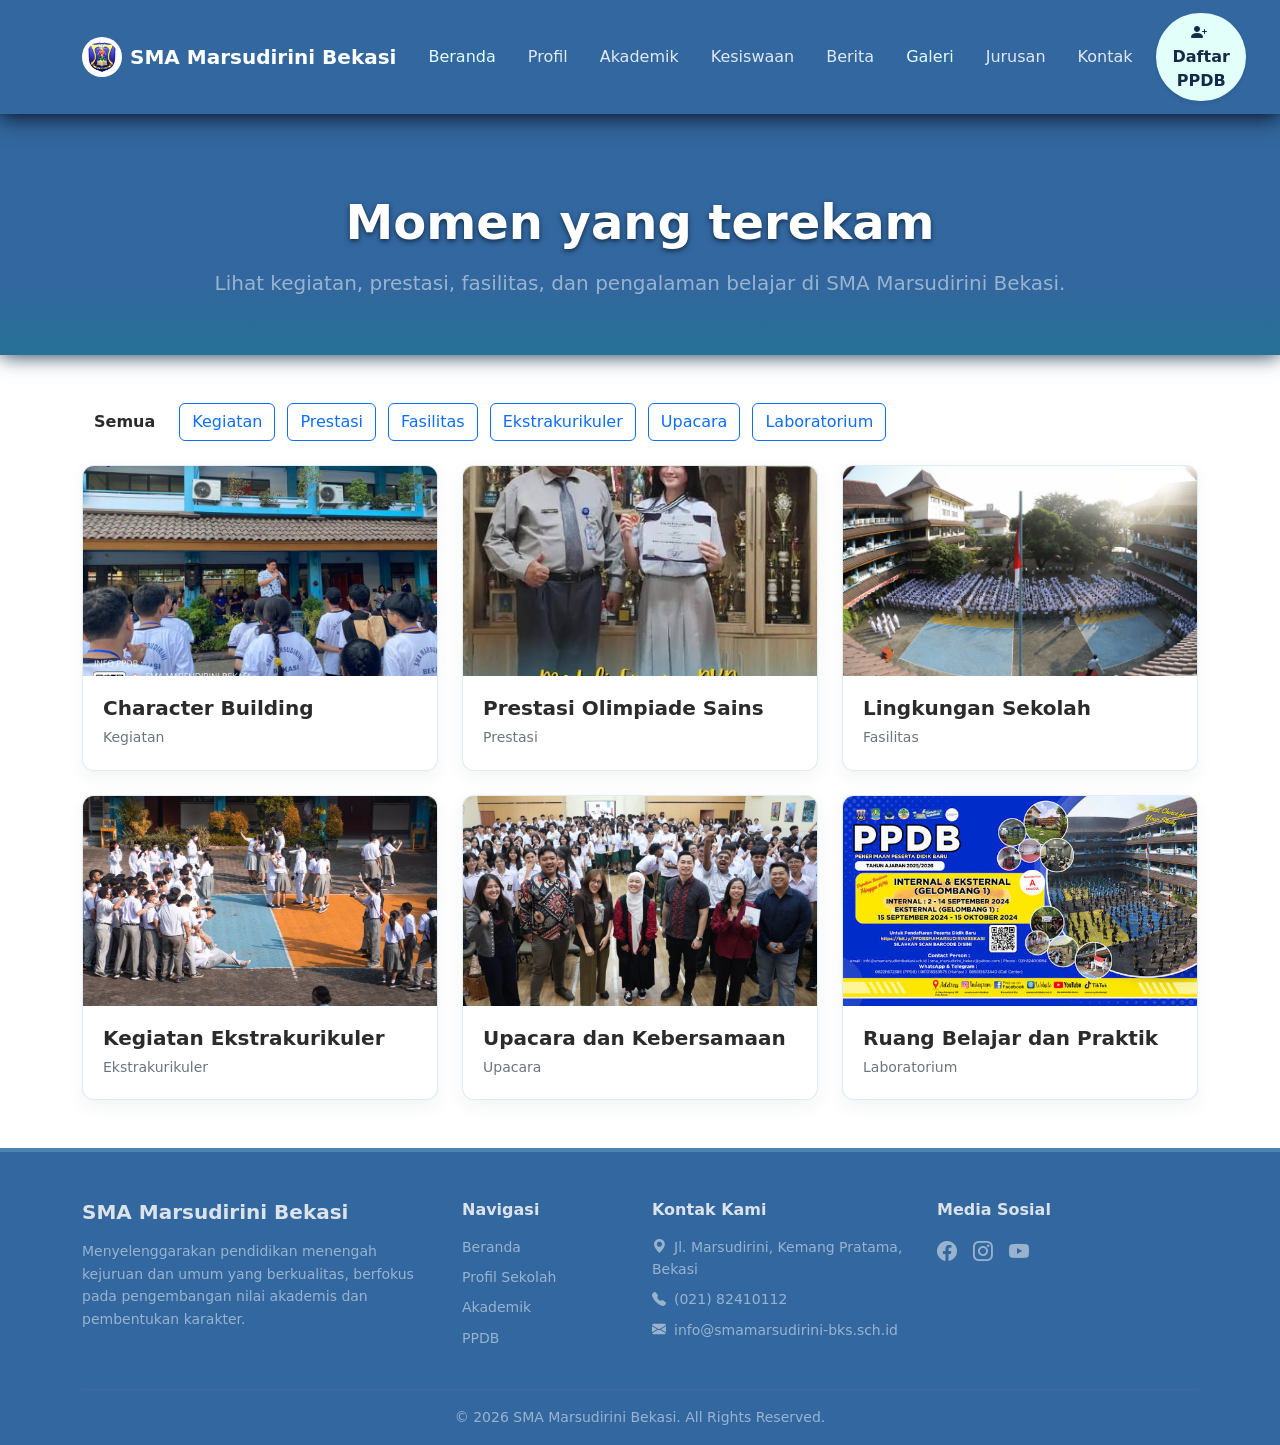
<file: school-profile/pages/galeri.html>
<!DOCTYPE html>
<html lang="id">
<head>
    <meta charset="UTF-8"><meta name="viewport" content="width=device-width, initial-scale=1.0">
    <title>Galeri - SMA Marsudirini Bekasi</title>
    <link href="https://cdn.jsdelivr.net/npm/bootstrap@5.3.0/dist/css/bootstrap.min.css" rel="stylesheet"><link href="https://cdn.jsdelivr.net/npm/bootstrap-icons@1.10.0/font/bootstrap-icons.css" rel="stylesheet"><link rel="stylesheet" href="../assets/css/style.css"><link rel="stylesheet" href="../assets/css/fr-pages.css">
</head>
<body>
    <div id="navbar-placeholder"></div>
    <header class="jurusan text-white text-center py-5">
                <div class="container pt-4 pb-2">

        <h1 class="display-5 fw-bold text-white mt-2 mb-3" style="text-shadow: 0 2px 5px #122c47;">Momen yang terekam</h1>
        <p class="lead text-white-50 mb-0">Lihat kegiatan, prestasi, fasilitas, dan pengalaman belajar di SMA Marsudirini Bekasi.</p>
    </div></header>

    <main><section class="py-5 bg-white"><div class="container"><div class="fr-filter-bar mb-4"><button class="btn btn-primary-custom active" type="button" data-gallery-filter="all">Semua</button><button class="btn btn-outline-primary" type="button" data-gallery-filter="kegiatan">Kegiatan</button><button class="btn btn-outline-primary" type="button" data-gallery-filter="prestasi">Prestasi</button><button class="btn btn-outline-primary" type="button" data-gallery-filter="fasilitas">Fasilitas</button><button class="btn btn-outline-primary" type="button" data-gallery-filter="ekstrakurikuler">Ekstrakurikuler</button><button class="btn btn-outline-primary" type="button" data-gallery-filter="upacara">Upacara</button><button class="btn btn-outline-primary" type="button" data-gallery-filter="laboratorium">Laboratorium</button></div><div class="row g-4" data-gallery-grid>
        <div class="col-sm-6 col-lg-4" data-gallery-item data-category="kegiatan" data-image="../assets/images/cb.jpg" data-title="Character Building" tabindex="0" role="button" data-bs-toggle="modal" data-bs-target="#galleryPreview"><div class="fr-gallery-item"><img src="../assets/images/cb.jpg" alt="Character Building"><div class="card-body"><h3 class="h5 fw-bold mb-1">Character Building</h3><small class="fr-muted">Kegiatan</small></div></div></div>
        <div class="col-sm-6 col-lg-4" data-gallery-item data-category="prestasi" data-image="../assets/images/olimpiade.jpg" data-title="Prestasi Olimpiade Sains" tabindex="0" role="button" data-bs-toggle="modal" data-bs-target="#galleryPreview"><div class="fr-gallery-item"><img src="../assets/images/olimpiade.jpg" alt="Prestasi Olimpiade Sains"><div class="card-body"><h3 class="h5 fw-bold mb-1">Prestasi Olimpiade Sains</h3><small class="fr-muted">Prestasi</small></div></div></div>
        <div class="col-sm-6 col-lg-4" data-gallery-item data-category="fasilitas" data-image="../assets/images/hero.jpg" data-title="Lingkungan Sekolah" tabindex="0" role="button" data-bs-toggle="modal" data-bs-target="#galleryPreview"><div class="fr-gallery-item"><img src="../assets/images/hero.jpg" alt="Lingkungan Sekolah"><div class="card-body"><h3 class="h5 fw-bold mb-1">Lingkungan Sekolah</h3><small class="fr-muted">Fasilitas</small></div></div></div>
        <div class="col-sm-6 col-lg-4" data-gallery-item data-category="ekstrakurikuler" data-image="../assets/images/hero3.jpg" data-title="Kegiatan Ekstrakurikuler" tabindex="0" role="button" data-bs-toggle="modal" data-bs-target="#galleryPreview"><div class="fr-gallery-item"><img src="../assets/images/hero3.jpg" alt="Kegiatan Ekstrakurikuler"><div class="card-body"><h3 class="h5 fw-bold mb-1">Kegiatan Ekstrakurikuler</h3><small class="fr-muted">Ekstrakurikuler</small></div></div></div>
        <div class="col-sm-6 col-lg-4" data-gallery-item data-category="upacara" data-image="../assets/images/hero2.jpg" data-title="Upacara dan Kebersamaan" tabindex="0" role="button" data-bs-toggle="modal" data-bs-target="#galleryPreview"><div class="fr-gallery-item"><img src="../assets/images/hero2.jpg" alt="Upacara dan Kebersamaan"><div class="card-body"><h3 class="h5 fw-bold mb-1">Upacara dan Kebersamaan</h3><small class="fr-muted">Upacara</small></div></div></div>
        <div class="col-sm-6 col-lg-4" data-gallery-item data-category="laboratorium" data-image="../assets/images/ppdb.jpg" data-title="Ruang Belajar dan Praktik" tabindex="0" role="button" data-bs-toggle="modal" data-bs-target="#galleryPreview"><div class="fr-gallery-item"><img src="../assets/images/ppdb.jpg" alt="Ruang Belajar dan Praktik"><div class="card-body"><h3 class="h5 fw-bold mb-1">Ruang Belajar dan Praktik</h3><small class="fr-muted">Laboratorium</small></div></div></div>
    </div></div></section></main>
    <div class="modal fade" id="galleryPreview" tabindex="-1" aria-labelledby="galleryPreviewTitle" aria-hidden="true"><div class="modal-dialog modal-xl modal-dialog-centered"><div class="modal-content"><div class="modal-header"><h2 class="modal-title h5" id="galleryPreviewTitle" data-gallery-preview-title>Preview Galeri</h2><button type="button" class="btn-close" data-bs-dismiss="modal" aria-label="Tutup preview"></button></div><div class="modal-body text-center"><img src="../assets/images/hero.jpg" alt="Preview galeri" class="img-fluid rounded" data-gallery-preview-image></div></div></div></div>
    <div id="footer-placeholder"></div><script src="https://cdn.jsdelivr.net/npm/bootstrap@5.3.0/dist/js/bootstrap.bundle.min.js"></script><script src="../assets/js/app.js"></script><script src="../assets/js/fr-pages.js"></script>
</body>
</html>
</file>
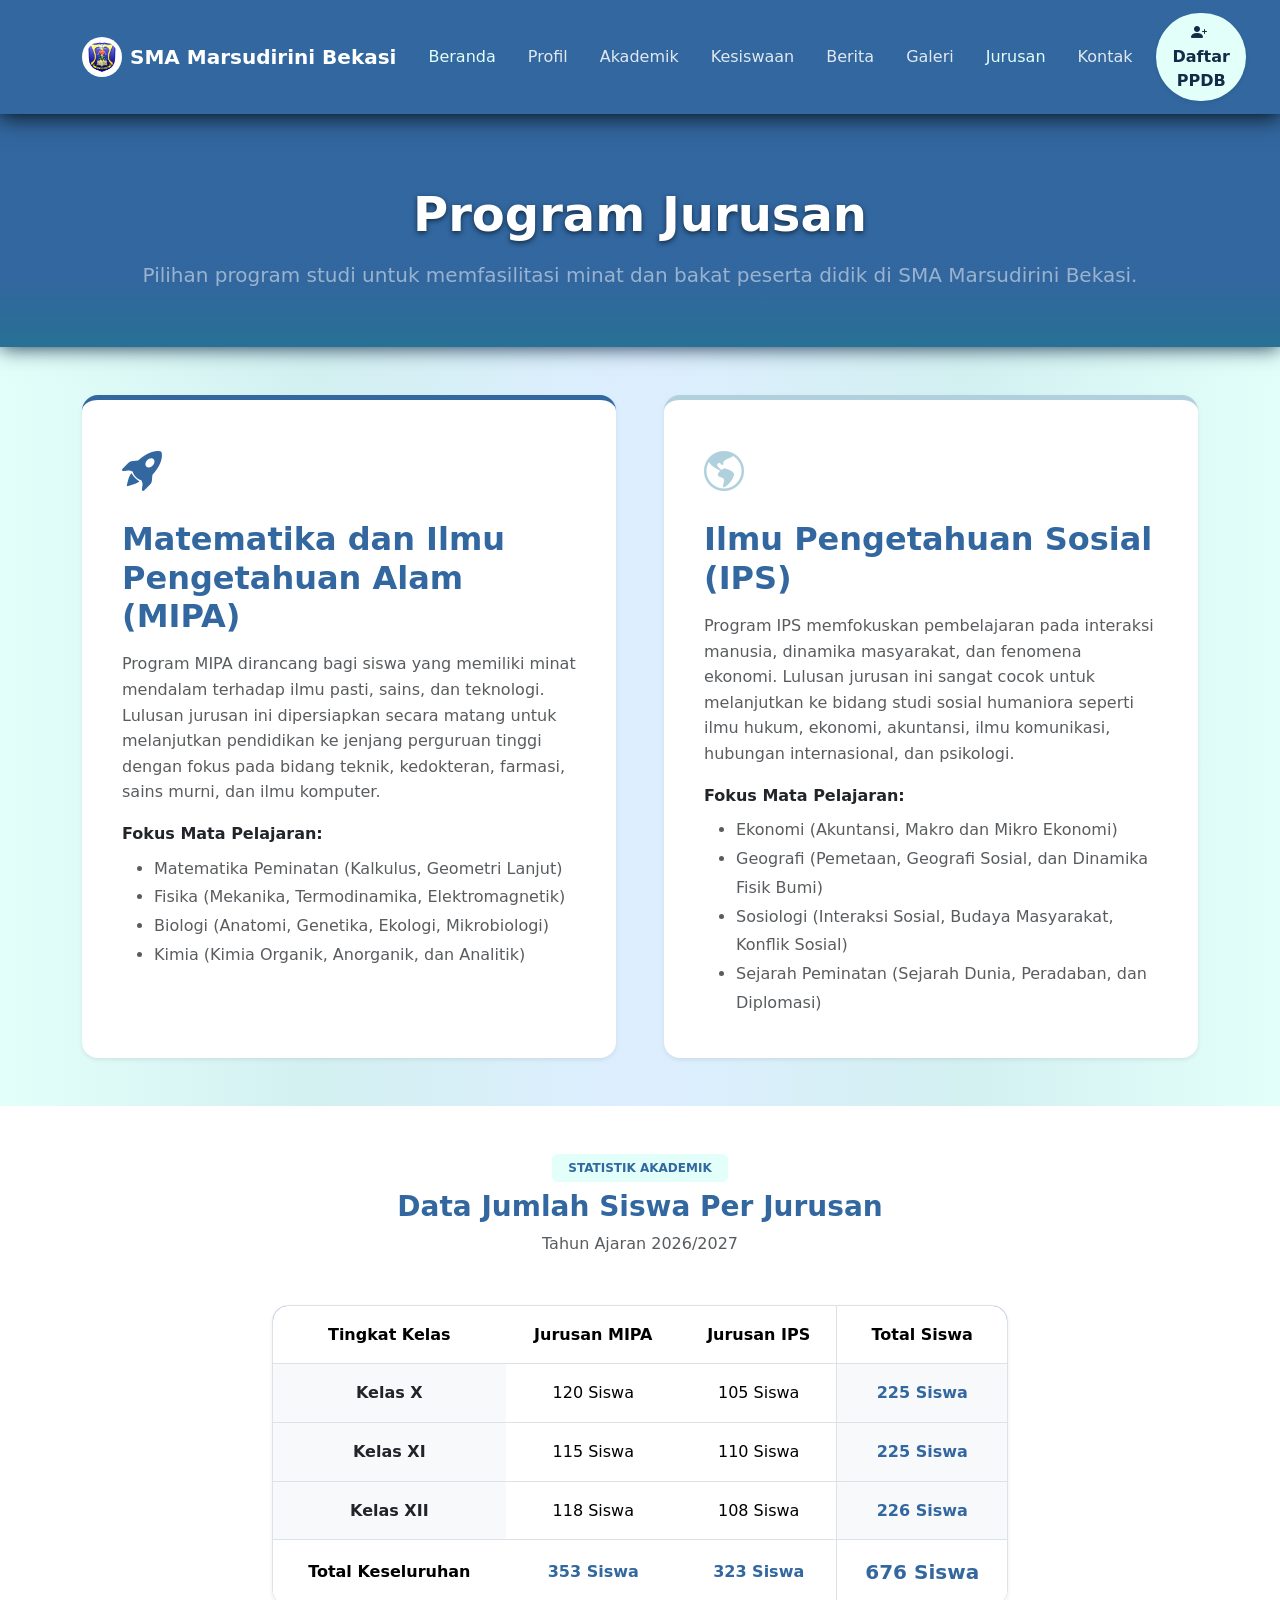
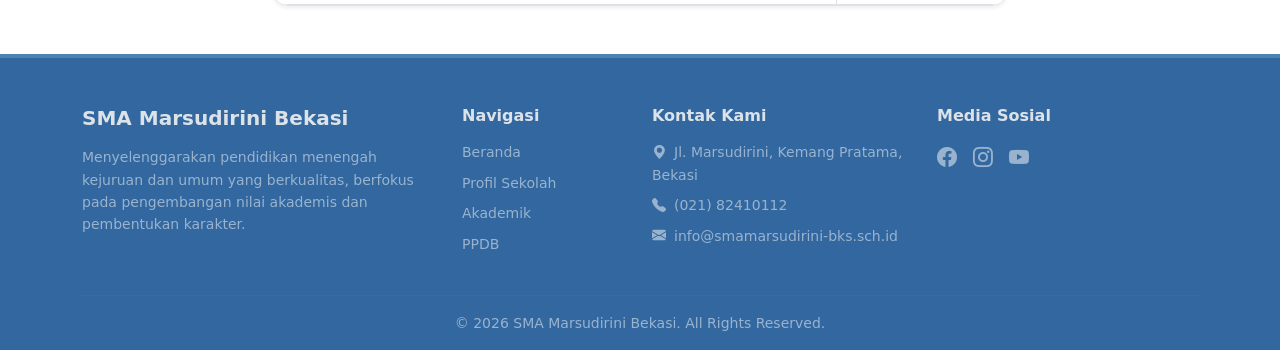
<file: school-profile/pages/jurusan.html>
<!DOCTYPE html>
<html lang="id">
<head>
    <meta charset="UTF-8">
    <meta name="viewport" content="width=device-width, initial-scale=1.0">
    <title>Program Jurusan - SMA Marsudirini Bekasi</title>
    <!-- Bootstrap 5 CSS -->
    <link href="https://cdn.jsdelivr.net/npm/bootstrap@5.3.0/dist/css/bootstrap.min.css" rel="stylesheet">
    <!-- Bootstrap Icons -->
    <link href="https://cdn.jsdelivr.net/npm/bootstrap-icons@1.10.0/font/bootstrap-icons.css" rel="stylesheet">
    <!-- Custom CSS (perhatikan path ../ karena file ada di folder pages/) -->
    <link rel="stylesheet" href="../assets/css/style.css">
</head>
<body>

    <!-- Placeholder Navbar -->
    <div id="navbar-placeholder"></div>

    <!-- Page Header (Hero Banner Kecil) -->
    <header class="jurusan text-white text-center py-5">
        <div class="container pt-4 pb-2">
            <h1 class="display-5 fw-bold mb-3 text-white" style="text-shadow: 0 2px 5px #122c47 ;">Program Jurusan</h1>
            <p class="lead text-white-50 mb-0">Pilihan program studi untuk memfasilitasi minat dan bakat peserta didik di SMA Marsudirini Bekasi.</p>
        </div>
    </header>

    <!-- Daftar Jurusan Section (Menggunakan h2, p, ul) -->
    <section class="py-5 daftar">
        <div class="container">
            <div class="row g-5">
                
                <!-- Jurusan MIPA -->
                <div class="col-lg-6">
                    <div class="card h-100 border-0 shadow-sm rounded-4 p-4" style="border-top: 5px solid var(--primary-color) !important;">
                        <div class="card-body">
                            <div class="mb-3">
                                <i class="bi bi-rocket-takeoff-fill fs-1 text-primary-custom"></i>
                            </div>
                            <!-- h2 untuk Judul Jurusan -->
                            <h2 class="fw-bold text-primary-custom mb-3">Matematika dan Ilmu Pengetahuan Alam (MIPA)</h2>
                            <!-- p untuk Deskripsi -->
                            <p class="text-muted text-justify">
                                Program MIPA dirancang bagi siswa yang memiliki minat mendalam terhadap ilmu pasti, sains, dan teknologi. Lulusan jurusan ini dipersiapkan secara matang untuk melanjutkan pendidikan ke jenjang perguruan tinggi dengan fokus pada bidang teknik, kedokteran, farmasi, sains murni, dan ilmu komputer.
                            </p>
                            <p class="fw-semibold text-dark mb-2">Fokus Mata Pelajaran:</p>
                            <!-- ul untuk Daftar Peminatan -->
                            <ul class="text-muted mb-0" style="line-height: 1.8;">
                                <li>Matematika Peminatan (Kalkulus, Geometri Lanjut)</li>
                                <li>Fisika (Mekanika, Termodinamika, Elektromagnetik)</li>
                                <li>Biologi (Anatomi, Genetika, Ekologi, Mikrobiologi)</li>
                                <li>Kimia (Kimia Organik, Anorganik, dan Analitik)</li>
                            </ul>
                        </div>
                    </div>
                </div>

                <!-- Jurusan IPS -->
                <div class="col-lg-6">
                    <div class="card h-100 border-0 shadow-sm rounded-4 p-4" style="border-top: 5px solid var(--secondary-color) !important;">
                        <div class="card-body">
                            <div class="mb-3">
                                <i class="bi bi-globe-americas fs-1 text-secondary-custom"></i>
                            </div>
                            <!-- h2 untuk Judul Jurusan -->
                            <h2 class="fw-bold text-primary-custom mb-3">Ilmu Pengetahuan Sosial (IPS)</h2>
                            <!-- p untuk Deskripsi -->
                            <p class="text-muted text-justify">
                                Program IPS memfokuskan pembelajaran pada interaksi manusia, dinamika masyarakat, dan fenomena ekonomi. Lulusan jurusan ini sangat cocok untuk melanjutkan ke bidang studi sosial humaniora seperti ilmu hukum, ekonomi, akuntansi, ilmu komunikasi, hubungan internasional, dan psikologi.
                            </p>
                            <p class="fw-semibold text-dark mb-2">Fokus Mata Pelajaran:</p>
                            <!-- ul untuk Daftar Peminatan -->
                            <ul class="text-muted mb-0" style="line-height: 1.8;">
                                <li>Ekonomi (Akuntansi, Makro dan Mikro Ekonomi)</li>
                                <li>Geografi (Pemetaan, Geografi Sosial, dan Dinamika Fisik Bumi)</li>
                                <li>Sosiologi (Interaksi Sosial, Budaya Masyarakat, Konflik Sosial)</li>
                                <li>Sejarah Peminatan (Sejarah Dunia, Peradaban, dan Diplomasi)</li>
                            </ul>
                        </div>
                    </div>
                </div>

            </div>
        </div>
    </section>

    <!-- Tabel Jumlah Siswa Section (Menggunakan table) -->
    <section class="py-5 bg-white">
        <div class="container">
            <div class="text-center mb-5">
                <span class="badge bg-accent-custom text-primary-custom px-3 py-2 text-uppercase mb-2">Statistik Akademik</span>
                <h3 class="fw-bold text-primary-custom">Data Jumlah Siswa Per Jurusan</h3>
                <p class="text-muted">Tahun Ajaran 2026/2027</p>
            </div>

            <div class="row justify-content-center">
                <div class="col-lg-8">
                    <!-- Bungkus dengan div table-responsive agar tidak rusak di HP -->
                    <div class="table-responsive shadow-sm rounded-4 overflow-hidden border">
                        <table class="table table-hover mb-0 text-center align-middle">
                            <!-- Kepala Tabel -->
                            <thead class="bg-primary-custom text-white">
                                <tr>
                                    <th scope="col" class="py-3">Tingkat Kelas</th>
                                    <th scope="col" class="py-3">Jurusan MIPA</th>
                                    <th scope="col" class="py-3">Jurusan IPS</th>
                                    <th scope="col" class="py-3 border-start">Total Siswa</th>
                                </tr>
                            </thead>
                            <!-- Isi Tabel -->
                            <tbody class="text-muted">
                                <tr>
                                    <th scope="row" class="text-dark fw-semibold py-3 bg-light">Kelas X</th>
                                    <td>120 Siswa</td>
                                    <td>105 Siswa</td>
                                    <td class="fw-bold text-primary-custom border-start bg-light">225 Siswa</td>
                                </tr>
                                <tr>
                                    <th scope="row" class="text-dark fw-semibold py-3 bg-light">Kelas XI</th>
                                    <td>115 Siswa</td>
                                    <td>110 Siswa</td>
                                    <td class="fw-bold text-primary-custom border-start bg-light">225 Siswa</td>
                                </tr>
                                <tr>
                                    <th scope="row" class="text-dark fw-semibold py-3 bg-light">Kelas XII</th>
                                    <td>118 Siswa</td>
                                    <td>108 Siswa</td>
                                    <td class="fw-bold text-primary-custom border-start bg-light">226 Siswa</td>
                                </tr>
                            </tbody>
                            <!-- Kaki Tabel (Total Keseluruhan) -->
                            <tfoot class="bg-accent-custom text-dark fw-bold">
                                <tr>
                                    <td class="py-3">Total Keseluruhan</td>
                                    <td class="py-3 text-primary-custom">353 Siswa</td>
                                    <td class="py-3 text-primary-custom">323 Siswa</td>
                                    <td class="py-3 fs-5 text-primary-custom border-start">676 Siswa</td>
                                </tr>
                            </tfoot>
                        </table>
                    </div>
                </div>
            </div>
        </div>
    </section>

    <!-- Placeholder Footer -->
    <div id="footer-placeholder"></div>

    <!-- Bootstrap 5 JS Bundle & Custom JS -->
    <script src="https://cdn.jsdelivr.net/npm/bootstrap@5.3.0/dist/js/bootstrap.bundle.min.js"></script>
    <script src="../assets/js/app.js"></script>
</body>
</html>
</file>
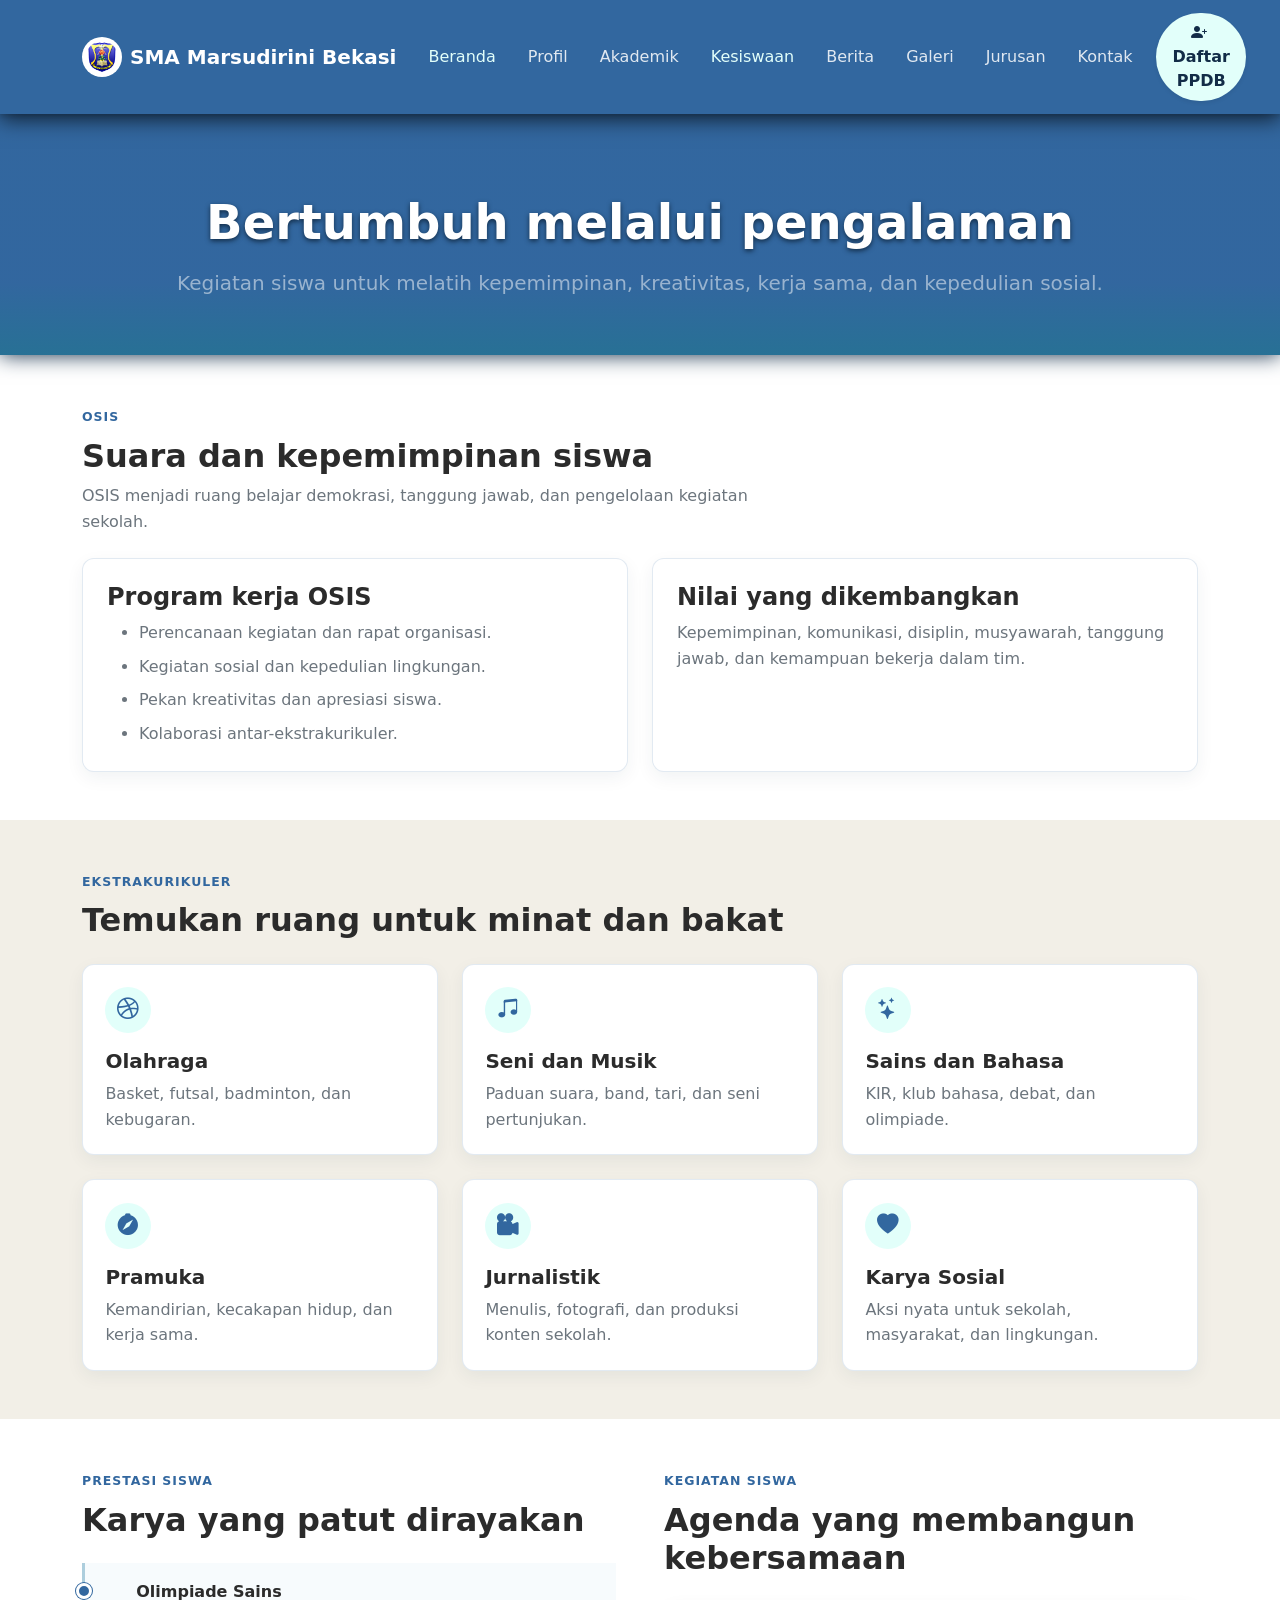
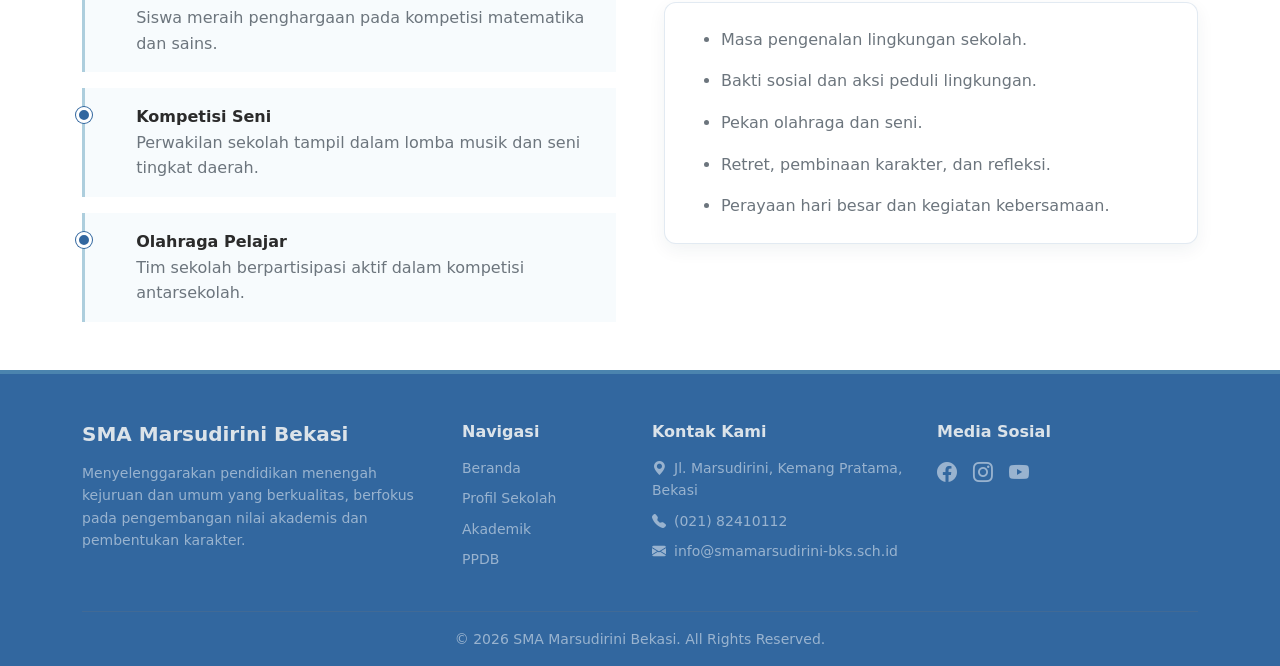
<file: school-profile/pages/kesiswaan.html>
<!DOCTYPE html>
<html lang="id">
<head>
    <meta charset="UTF-8"><meta name="viewport" content="width=device-width, initial-scale=1.0">
    <title>Kesiswaan - SMA Marsudirini Bekasi</title>
    <link href="https://cdn.jsdelivr.net/npm/bootstrap@5.3.0/dist/css/bootstrap.min.css" rel="stylesheet"><link href="https://cdn.jsdelivr.net/npm/bootstrap-icons@1.10.0/font/bootstrap-icons.css" rel="stylesheet"><link rel="stylesheet" href="../assets/css/style.css"><link rel="stylesheet" href="../assets/css/fr-pages.css">
</head>
<body>
    <div id="navbar-placeholder"></div>
   <header class="jurusan text-white text-center py-5">
                <div class="container pt-4 pb-2">

        <h1 class="display-5 fw-bold text-white mt-2 mb-3" style="text-shadow: 0 2px 5px #122c47;">Bertumbuh melalui pengalaman</h1><p class="lead text-white-50 mb-0">Kegiatan siswa untuk melatih kepemimpinan, kreativitas, kerja sama, dan kepedulian sosial.</p></div></header>
    <main>
        <section class="py-5 bg-white"><div class="container"><div class="fr-section-heading mb-4"><span class="fr-eyebrow text-primary-custom">OSIS</span><h2 class="fw-bold mt-2">Suara dan kepemimpinan siswa</h2><p>OSIS menjadi ruang belajar demokrasi, tanggung jawab, dan pengelolaan kegiatan sekolah.</p></div><div class="row g-4"><div class="col-lg-6"><div class="fr-panel h-100"><h4 class="fw-bold">Program kerja OSIS</h4><ul class="fr-muted mb-0"><li class="mb-2">Perencanaan kegiatan dan rapat organisasi.</li><li class="mb-2">Kegiatan sosial dan kepedulian lingkungan.</li><li class="mb-2">Pekan kreativitas dan apresiasi siswa.</li><li>Kolaborasi antar-ekstrakurikuler.</li></ul></div></div><div class="col-lg-6"><div class="fr-panel h-100"><h4 class="fw-bold">Nilai yang dikembangkan</h4><p class="fr-muted mb-0">Kepemimpinan, komunikasi, disiplin, musyawarah, tanggung jawab, dan kemampuan bekerja dalam tim.</p></div></div></div></div></section>
        <section class="py-5"><div class="container"><div class="fr-section-heading mb-4"><span class="fr-eyebrow text-primary-custom">Ekstrakurikuler</span><h2 class="fw-bold mt-2">Temukan ruang untuk minat dan bakat</h2></div><div class="row g-4"><div class="col-md-4"><div class="fr-info-card"><span class="fr-icon"><i class="bi bi-dribbble"></i></span><h5 class="fw-bold">Olahraga</h5><p class="fr-muted mb-0">Basket, futsal, badminton, dan kebugaran.</p></div></div><div class="col-md-4"><div class="fr-info-card"><span class="fr-icon"><i class="bi bi-music-note-beamed"></i></span><h5 class="fw-bold">Seni dan Musik</h5><p class="fr-muted mb-0">Paduan suara, band, tari, dan seni pertunjukan.</p></div></div><div class="col-md-4"><div class="fr-info-card"><span class="fr-icon"><i class="bi bi-stars"></i></span><h5 class="fw-bold">Sains dan Bahasa</h5><p class="fr-muted mb-0">KIR, klub bahasa, debat, dan olimpiade.</p></div></div><div class="col-md-4"><div class="fr-info-card"><span class="fr-icon"><i class="bi bi-compass-fill"></i></span><h5 class="fw-bold">Pramuka</h5><p class="fr-muted mb-0">Kemandirian, kecakapan hidup, dan kerja sama.</p></div></div><div class="col-md-4"><div class="fr-info-card"><span class="fr-icon"><i class="bi bi-camera-reels-fill"></i></span><h5 class="fw-bold">Jurnalistik</h5><p class="fr-muted mb-0">Menulis, fotografi, dan produksi konten sekolah.</p></div></div><div class="col-md-4"><div class="fr-info-card"><span class="fr-icon"><i class="bi bi-heart-fill"></i></span><h5 class="fw-bold">Karya Sosial</h5><p class="fr-muted mb-0">Aksi nyata untuk sekolah, masyarakat, dan lingkungan.</p></div></div></div></div></section>
        <section class="py-5 bg-white"><div class="container"><div class="row g-5"><div class="col-lg-6"><div class="fr-section-heading mb-4"><span class="fr-eyebrow text-primary-custom">Prestasi Siswa</span><h2 class="fw-bold mt-2">Karya yang patut dirayakan</h2></div><div class="fr-timeline"><div class="fr-timeline-item"><strong>Olimpiade Sains</strong><p class="fr-muted mb-0">Siswa meraih penghargaan pada kompetisi matematika dan sains.</p></div><div class="fr-timeline-item"><strong>Kompetisi Seni</strong><p class="fr-muted mb-0">Perwakilan sekolah tampil dalam lomba musik dan seni tingkat daerah.</p></div><div class="fr-timeline-item"><strong>Olahraga Pelajar</strong><p class="fr-muted mb-0">Tim sekolah berpartisipasi aktif dalam kompetisi antarsekolah.</p></div></div></div><div class="col-lg-6"><div class="fr-section-heading mb-4"><span class="fr-eyebrow text-primary-custom">Kegiatan Siswa</span><h2 class="fw-bold mt-2">Agenda yang membangun kebersamaan</h2></div><div class="fr-panel"><ul class="fr-muted mb-0"><li class="mb-3">Masa pengenalan lingkungan sekolah.</li><li class="mb-3">Bakti sosial dan aksi peduli lingkungan.</li><li class="mb-3">Pekan olahraga dan seni.</li><li class="mb-3">Retret, pembinaan karakter, dan refleksi.</li><li>Perayaan hari besar dan kegiatan kebersamaan.</li></ul></div></div></div></div></section>
    </main>
    <div id="footer-placeholder"></div><script src="https://cdn.jsdelivr.net/npm/bootstrap@5.3.0/dist/js/bootstrap.bundle.min.js"></script><script src="../assets/js/app.js"></script><script src="../assets/js/fr-pages.js"></script>
</body>
</html>
</file>
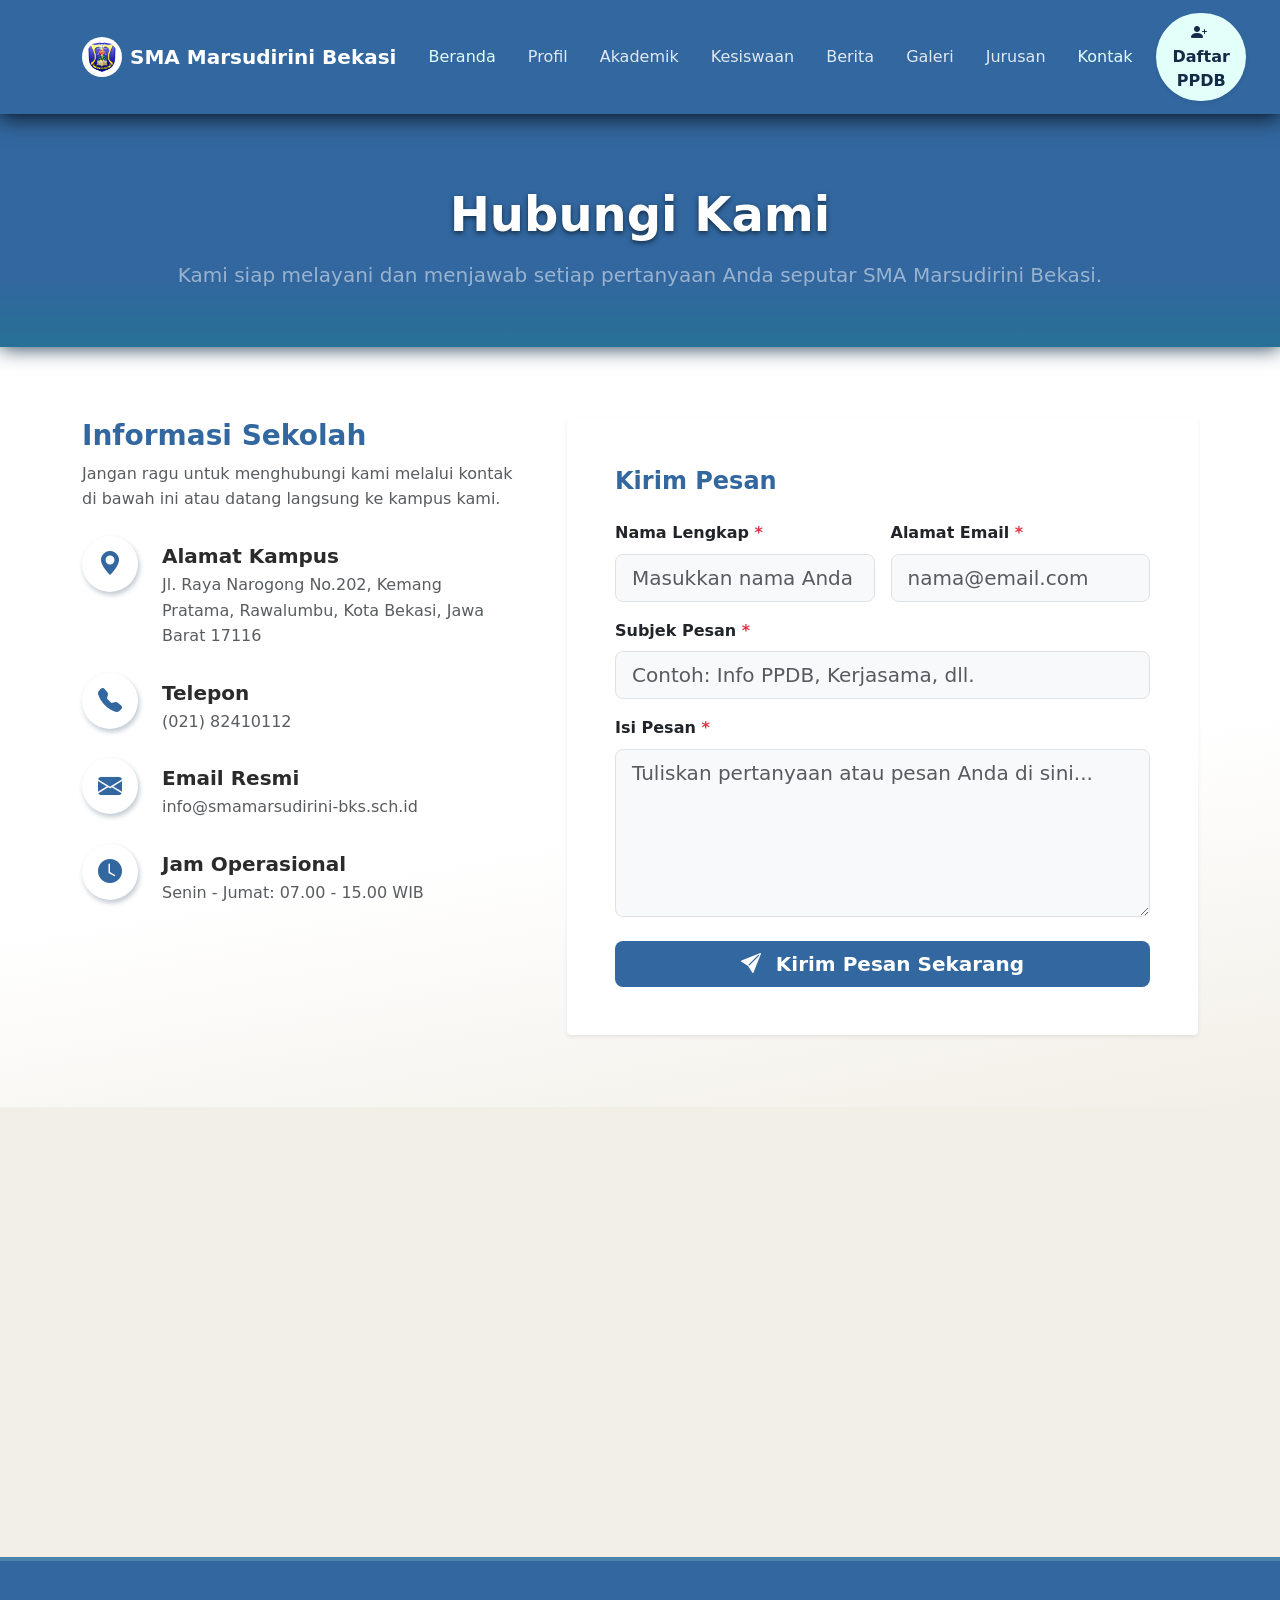
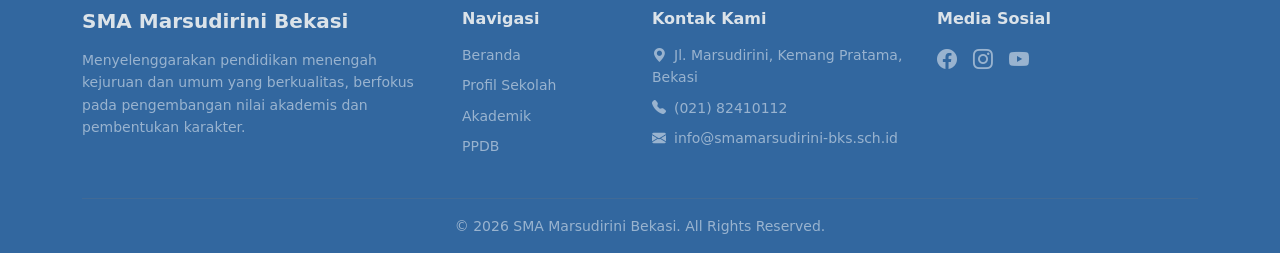
<file: school-profile/pages/kontak.html>
<!DOCTYPE html>
<html lang="id">
<head>
    <meta charset="UTF-8">
    <meta name="viewport" content="width=device-width, initial-scale=1.0">
    <title>Kontak Kami - SMA Marsudirini Bekasi</title>
    <!-- Bootstrap 5 CSS -->
    <link href="https://cdn.jsdelivr.net/npm/bootstrap@5.3.0/dist/css/bootstrap.min.css" rel="stylesheet">
    <!-- Bootstrap Icons -->
    <link href="https://cdn.jsdelivr.net/npm/bootstrap-icons@1.10.0/font/bootstrap-icons.css" rel="stylesheet">
    <!-- Custom CSS (path ../ karena file di dalam folder pages/) -->
    <link rel="stylesheet" href="../assets/css/style.css">
</head>
<body>

    <!-- Placeholder Navbar -->
    <div id="navbar-placeholder"></div>

    <!-- Page Header (Hero Banner Kecil) -->
    <header class="jurusan text-white text-center py-5 ">
        <div class="container pt-4 pb-2">
            <h1 class="display-5 fw-bold mb-3 text-white"  style="text-shadow: 0 2px 5px #122c47 ;">Hubungi Kami</h1>
            <p class="lead text-white-50 mb-0">Kami siap melayani dan menjawab setiap pertanyaan Anda seputar SMA Marsudirini Bekasi.</p>
        </div>
    </header>

    <!-- Informasi Kontak & Formulir -->
    <section class="kontak py-5">
        <div class="container py-4">
            <div class="row g-5">
                
                <!-- Kolom Kiri: Informasi Kontak -->
                <div class="col-lg-5">
                    <div class="mb-4">
                        <h3 class="fw-bold text-primary-custom">Informasi Sekolah</h3>
                        <p class="text-muted">Jangan ragu untuk menghubungi kami melalui kontak di bawah ini atau datang langsung ke kampus kami.</p>
                    </div>

                    <!-- List Informasi -->
                    <div class="d-flex align-items-start mb-4">
                        <div class="contact-icon flex-shrink-0 rounded-circle text-primary-custom">
                            <i class="bi bi-geo-alt-fill fs-4"></i>
                        </div>
                        <div class="ms-4 mt-2">
                            <h5 class="fw-bold mb-1">Alamat Kampus</h5>
                            <p class="text-muted mb-0">Jl. Raya Narogong No.202, Kemang Pratama, Rawalumbu, Kota Bekasi, Jawa Barat 17116</p>
                        </div>
                    </div>

                    <div class="d-flex align-items-start mb-4">
                        <div class="contact-icon flex-shrink-0 rounded-circle text-primary-custom">
                            <i class="bi bi-telephone-fill fs-4"></i>
                        </div>
                        <div class="ms-4 mt-2">
                            <h5 class="fw-bold mb-1">Telepon</h5>
                            <p class="text-muted mb-0">(021) 82410112</p>
                        </div>
                    </div>

                    <div class="d-flex align-items-start mb-4">
                        <div class="contact-icon flex-shrink-0 rounded-circle text-primary-custom">
                            <i class="bi bi-envelope-fill fs-4"></i>
                        </div>
                        <div class="ms-4 mt-2">
                            <h5 class="fw-bold mb-1">Email Resmi</h5>
                            <p class="text-muted mb-0">info@smamarsudirini-bks.sch.id</p>
                        </div>
                    </div>

                    <div class="d-flex align-items-start mb-4">
                        <div class="contact-icon flex-shrink-0 rounded-circle text-primary-custom">
                            <i class="bi bi-clock-fill fs-4"></i>
                        </div>
                        <div class="ms-4 mt-2">
                            <h5 class="fw-bold mb-1">Jam Operasional</h5>
                            <p class="text-muted mb-0">Senin - Jumat: 07.00 - 15.00 WIB</p>
                        </div>
                    </div>
                </div>

                <!-- Kolom Kanan: Formulir Kontak -->
                <div class="col-lg-7">
                    <div class=" border-0 shadow-sm rounded-1 p-4 p-md-5 h-100" style="background-color: white ;">
                        <h4 class="fw-bold text-primary-custom mb-4">Kirim Pesan</h4>
                        
                        <!-- Form dimulai di sini -->
                        <!-- Ubah action mengarah ke file pemroses -->
                        <!-- Form updated for Web3Forms (No PHP required) -->
<form action="https://api.web3forms.com/submit" method="POST">
    <!-- Paste your free access key from web3forms.com here -->
    <input type="hidden" name="access_key" value="f3a841dc-04f5-45c7-b034-3ce8d3a7c94e">

    <div class="row g-3">
        <div class="col-md-6">
            <label for="nama" class="form-label fw-semibold text-dark">Nama Lengkap <span class="text-danger">*</span></label>
            <input type="text" name="nama" class="form-control form-control-lg bg-light" id="nama" placeholder="Masukkan nama Anda" required>
        </div>
        
        <div class="col-md-6">
            <label for="email" class="form-label fw-semibold text-dark">Alamat Email <span class="text-danger">*</span></label>
            <input type="email" name="email" class="form-control form-control-lg bg-light" id="email" placeholder="nama@email.com" required>
        </div>
        
        <div class="col-12">
            <label for="subjek" class="form-label fw-semibold text-dark">Subjek Pesan <span class="text-danger">*</span></label>
            <input type="text" name="subjek" class="form-control form-control-lg bg-light" id="subjek" placeholder="Contoh: Info PPDB, Kerjasama, dll." required>
        </div>
        
        <div class="col-12">
            <label for="pesan" class="form-label fw-semibold text-dark">Isi Pesan <span class="text-danger">*</span></label>
            <textarea name="pesan" class="form-control form-control-lg bg-light" id="pesan" rows="5" placeholder="Tuliskan pertanyaan atau pesan Anda di sini..." required></textarea>
        </div>
        
        <div class="col-12 mt-4">
            <button type="submit" class="btn btn-primary-custom btn-lg w-100 fw-bold">
                <i class="bi bi-send-fill me-2"></i> Kirim Pesan Sekarang
            </button>
        </div>
    </div>
</form>
                        <!-- Form selesai -->
                    </div>
                </div>

            </div>
        </div>
    </section>

    <!-- Google Maps Section -->
    <section class="pb-0">
        <div class="container-fluid px-0">
            <!-- Embed Google Maps -->
            <iframe 
                src="https://www.google.com/maps/embed?pb=!1m18!1m12!1m3!1d3966.027048325603!2d106.99464671476932!3d-6.260172995468798!2m3!1f0!2f0!3f0!3m2!1i1024!2i768!4f13.1!3m3!1m2!1s0x2e698d9ab38b814d%3A0x6b4a559bf70d04db!2sSMA%20Marsudirini%20Bekasi!5e0!3m2!1sid!2sid!4v1690000000000!5m2!1sid!2sid" 
                width="100%" 
                height="450" 
                style="border:0; display: block;" 
                allowfullscreen="" 
                loading="lazy" 
                referrerpolicy="no-referrer-when-downgrade">
            </iframe>
        </div>
    </section>

    <!-- Placeholder Footer -->
    <div id="footer-placeholder"></div>

    <!-- Bootstrap 5 JS Bundle & Custom JS -->
    <script src="https://cdn.jsdelivr.net/npm/bootstrap@5.3.0/dist/js/bootstrap.bundle.min.js"></script>
    <script src="../assets/js/app.js"></script>
</body>
</html>
</file>
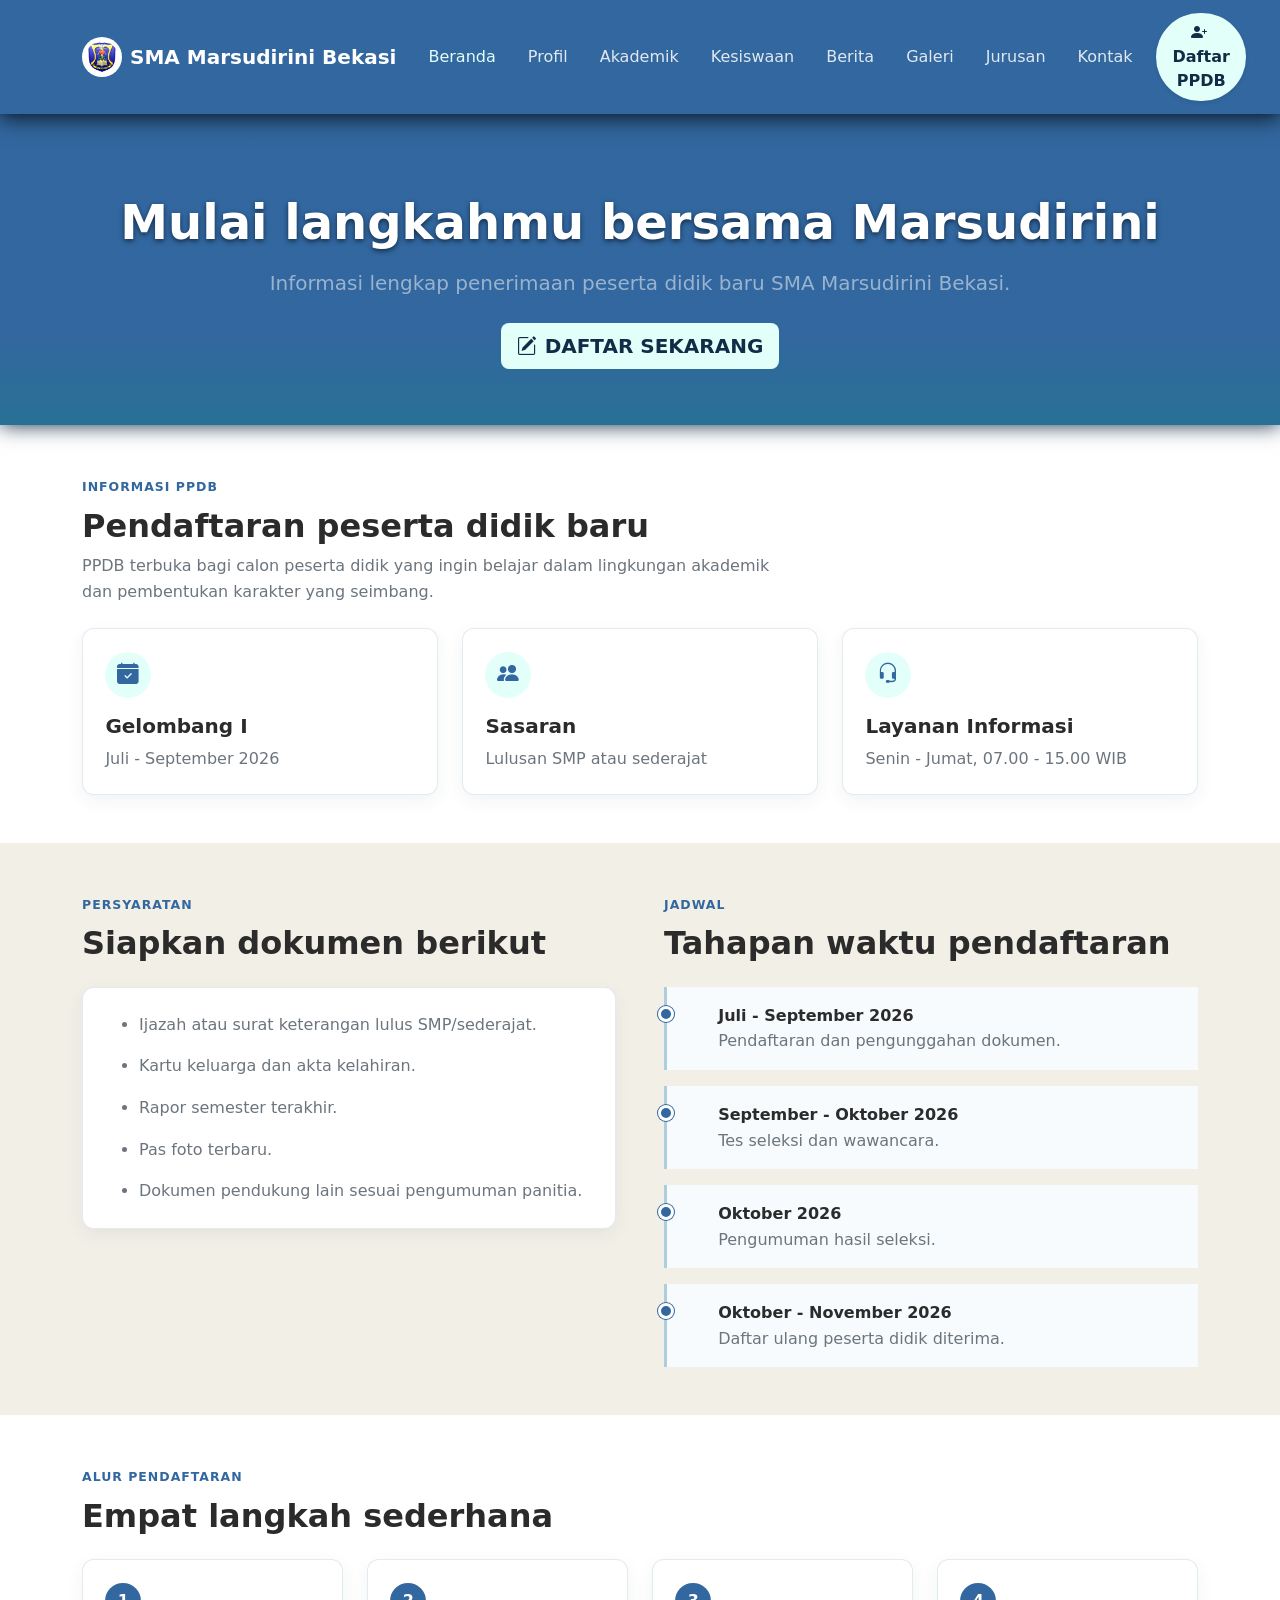
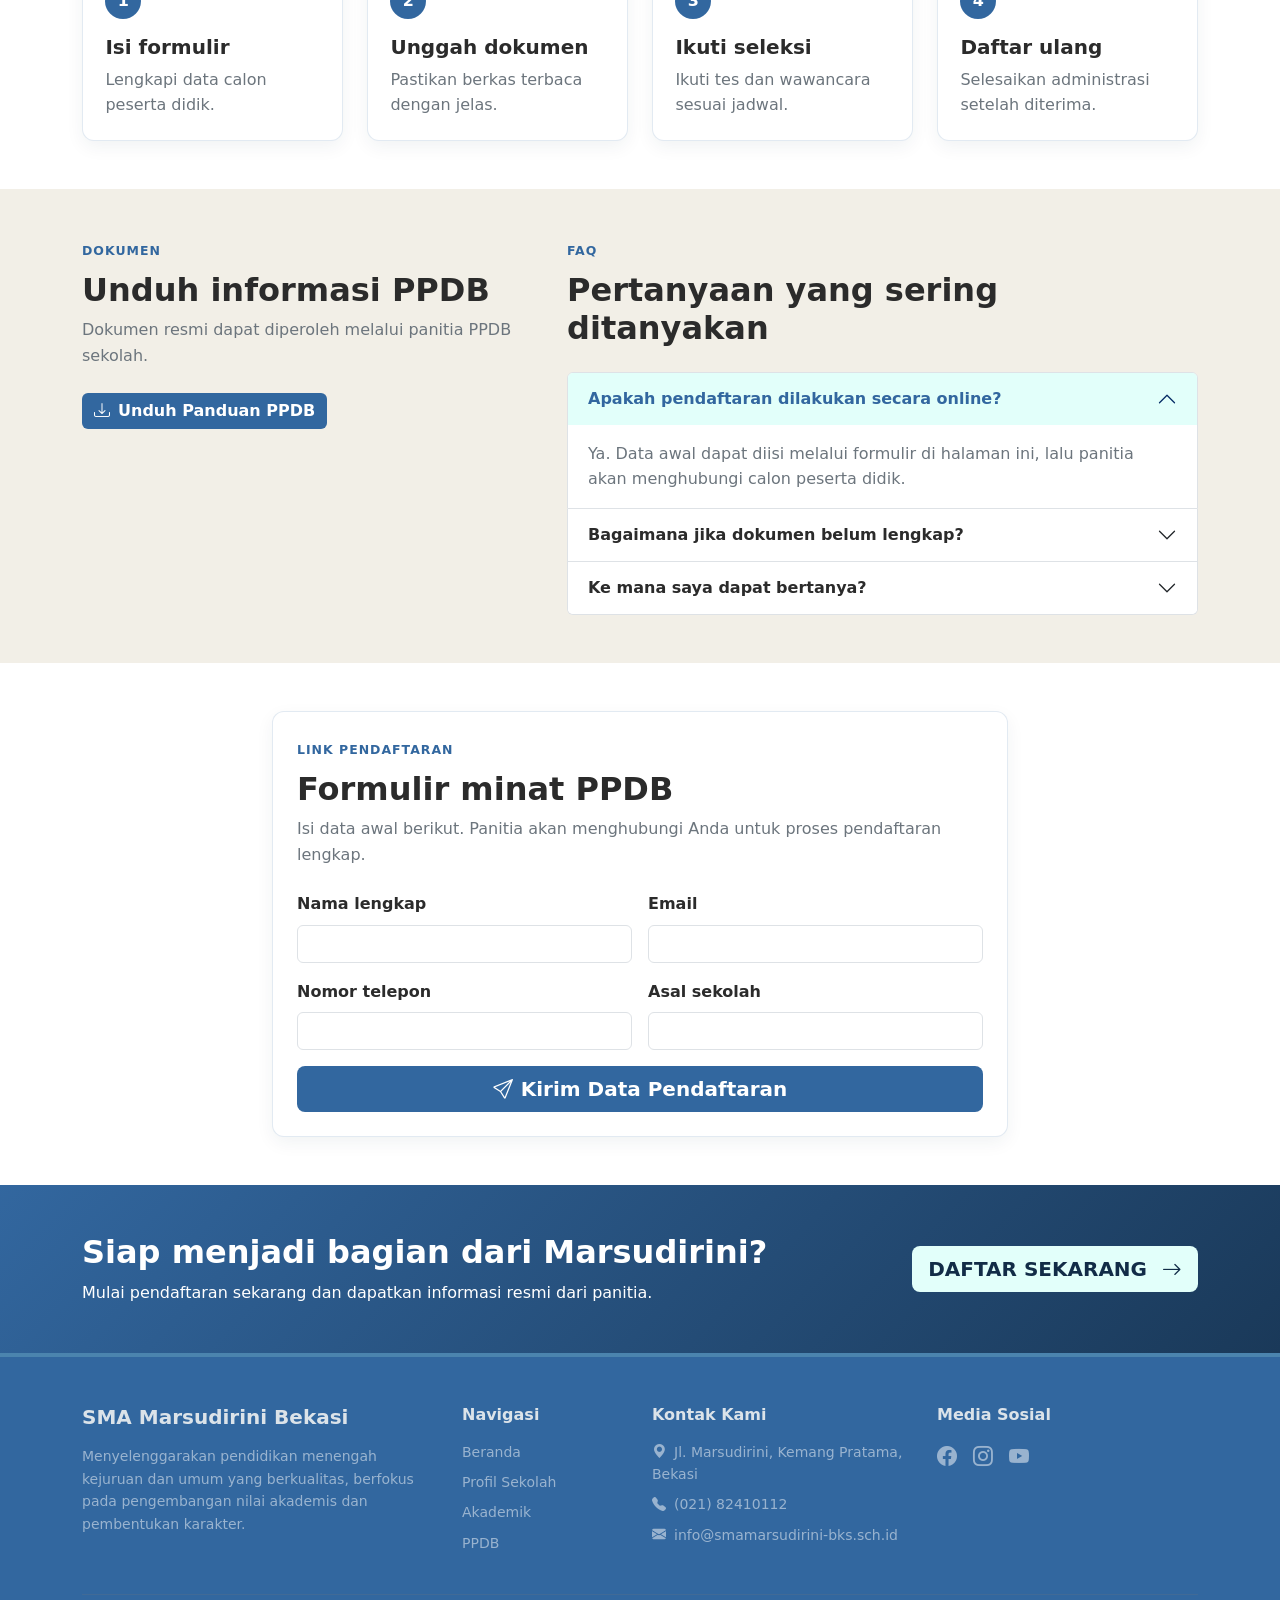
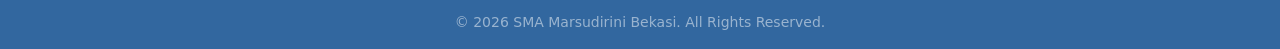
<file: school-profile/pages/ppdb.html>
<!DOCTYPE html>
<html lang="id">
<head>
    <meta charset="UTF-8"><meta name="viewport" content="width=device-width, initial-scale=1.0">
    <title>PPDB - SMA Marsudirini Bekasi</title>
    <link href="https://cdn.jsdelivr.net/npm/bootstrap@5.3.0/dist/css/bootstrap.min.css" rel="stylesheet"><link href="https://cdn.jsdelivr.net/npm/bootstrap-icons@1.10.0/font/bootstrap-icons.css" rel="stylesheet"><link rel="stylesheet" href="../assets/css/style.css"><link rel="stylesheet" href="../assets/css/fr-pages.css">
</head>
<body>
    <div id="navbar-placeholder"></div>
    <header class="jurusan text-white text-center py-5">
                <div class="container pt-4 pb-2">

        <h1 class="display-5 fw-bold text-white mt-2 mb-3" style="text-shadow: 0 2px 5px #122c47;">Mulai langkahmu bersama Marsudirini</h1><p class="lead text-white-50 mb-4">Informasi lengkap penerimaan peserta didik baru SMA Marsudirini Bekasi.</p><a class="btn btn-accent-custom btn-lg" href="#formulir-pendaftaran"><i class="bi bi-pencil-square me-2"></i>DAFTAR SEKARANG</a></div></header>
    <main>
        <section class="py-5 bg-white"><div class="container"><div class="fr-section-heading mb-4"><span class="fr-eyebrow text-primary-custom">Informasi PPDB</span><h2 class="fw-bold mt-2">Pendaftaran peserta didik baru</h2><p>PPDB terbuka bagi calon peserta didik yang ingin belajar dalam lingkungan akademik dan pembentukan karakter yang seimbang.</p></div><div class="row g-4"><div class="col-md-4"><div class="fr-info-card"><span class="fr-icon"><i class="bi bi-calendar-check-fill"></i></span><h5 class="fw-bold">Gelombang I</h5><p class="fr-muted mb-0">Juli - September 2026</p></div></div><div class="col-md-4"><div class="fr-info-card"><span class="fr-icon"><i class="bi bi-people-fill"></i></span><h5 class="fw-bold">Sasaran</h5><p class="fr-muted mb-0">Lulusan SMP atau sederajat</p></div></div><div class="col-md-4"><div class="fr-info-card"><span class="fr-icon"><i class="bi bi-headset"></i></span><h5 class="fw-bold">Layanan Informasi</h5><p class="fr-muted mb-0">Senin - Jumat, 07.00 - 15.00 WIB</p></div></div></div></div></section>
        <section class="py-5"><div class="container"><div class="row g-5"><div class="col-lg-6"><div class="fr-section-heading mb-4"><span class="fr-eyebrow text-primary-custom">Persyaratan</span><h2 class="fw-bold mt-2">Siapkan dokumen berikut</h2></div><div class="fr-panel"><ul class="fr-muted mb-0"><li class="mb-3">Ijazah atau surat keterangan lulus SMP/sederajat.</li><li class="mb-3">Kartu keluarga dan akta kelahiran.</li><li class="mb-3">Rapor semester terakhir.</li><li class="mb-3">Pas foto terbaru.</li><li>Dokumen pendukung lain sesuai pengumuman panitia.</li></ul></div></div><div class="col-lg-6"><div class="fr-section-heading mb-4"><span class="fr-eyebrow text-primary-custom">Jadwal</span><h2 class="fw-bold mt-2">Tahapan waktu pendaftaran</h2></div><div class="fr-timeline"><div class="fr-timeline-item"><strong>Juli - September 2026</strong><p class="fr-muted mb-0">Pendaftaran dan pengunggahan dokumen.</p></div><div class="fr-timeline-item"><strong>September - Oktober 2026</strong><p class="fr-muted mb-0">Tes seleksi dan wawancara.</p></div><div class="fr-timeline-item"><strong>Oktober 2026</strong><p class="fr-muted mb-0">Pengumuman hasil seleksi.</p></div><div class="fr-timeline-item"><strong>Oktober - November 2026</strong><p class="fr-muted mb-0">Daftar ulang peserta didik diterima.</p></div></div></div></div></div></section>
        <section class="py-5 bg-white"><div class="container"><div class="fr-section-heading mb-4"><span class="fr-eyebrow text-primary-custom">Alur Pendaftaran</span><h2 class="fw-bold mt-2">Empat langkah sederhana</h2></div><div class="row g-4"><div class="col-md-3"><div class="fr-info-card"><span class="fr-step-number">1</span><h5 class="fw-bold mt-3">Isi formulir</h5><p class="fr-muted mb-0">Lengkapi data calon peserta didik.</p></div></div><div class="col-md-3"><div class="fr-info-card"><span class="fr-step-number">2</span><h5 class="fw-bold mt-3">Unggah dokumen</h5><p class="fr-muted mb-0">Pastikan berkas terbaca dengan jelas.</p></div></div><div class="col-md-3"><div class="fr-info-card"><span class="fr-step-number">3</span><h5 class="fw-bold mt-3">Ikuti seleksi</h5><p class="fr-muted mb-0">Ikuti tes dan wawancara sesuai jadwal.</p></div></div><div class="col-md-3"><div class="fr-info-card"><span class="fr-step-number">4</span><h5 class="fw-bold mt-3">Daftar ulang</h5><p class="fr-muted mb-0">Selesaikan administrasi setelah diterima.</p></div></div></div></div></section>
        <section class="py-5"><div class="container"><div class="row g-5"><div class="col-lg-5"><div class="fr-section-heading mb-4"><span class="fr-eyebrow text-primary-custom">Dokumen</span><h2 class="fw-bold mt-2">Unduh informasi PPDB</h2><p>Dokumen resmi dapat diperoleh melalui panitia PPDB sekolah.</p></div><a href="#formulir-pendaftaran" class="btn btn-primary-custom"><i class="bi bi-download me-2"></i>Unduh Panduan PPDB</a></div><div class="col-lg-7 fr-faq"><div class="fr-section-heading mb-4"><span class="fr-eyebrow text-primary-custom">FAQ</span><h2 class="fw-bold mt-2">Pertanyaan yang sering ditanyakan</h2></div><div class="accordion" id="faqPpdb"><div class="accordion-item"><h3 class="accordion-header"><button class="accordion-button" type="button" data-bs-toggle="collapse" data-bs-target="#faqOne">Apakah pendaftaran dilakukan secara online?</button></h3><div id="faqOne" class="accordion-collapse collapse show" data-bs-parent="#faqPpdb"><div class="accordion-body fr-muted">Ya. Data awal dapat diisi melalui formulir di halaman ini, lalu panitia akan menghubungi calon peserta didik.</div></div></div><div class="accordion-item"><h3 class="accordion-header"><button class="accordion-button collapsed" type="button" data-bs-toggle="collapse" data-bs-target="#faqTwo">Bagaimana jika dokumen belum lengkap?</button></h3><div id="faqTwo" class="accordion-collapse collapse" data-bs-parent="#faqPpdb"><div class="accordion-body fr-muted">Hubungi panitia untuk mendapatkan arahan dokumen pengganti sementara dan batas waktu pelengkapannya.</div></div></div><div class="accordion-item"><h3 class="accordion-header"><button class="accordion-button collapsed" type="button" data-bs-toggle="collapse" data-bs-target="#faqThree">Ke mana saya dapat bertanya?</button></h3><div id="faqThree" class="accordion-collapse collapse" data-bs-parent="#faqPpdb"><div class="accordion-body fr-muted">Hubungi (021) 82410112 atau info@smamarsudirini-bks.sch.id pada jam layanan sekolah.</div></div></div></div></div></div></div></section>
        <section class="py-5 bg-white" id="formulir-pendaftaran"><div class="container"><div class="row justify-content-center"><div class="col-lg-8"><div class="fr-panel"><div class="fr-section-heading mb-4"><span class="fr-eyebrow text-primary-custom">Link Pendaftaran</span><h2 class="fw-bold mt-2">Formulir minat PPDB</h2><p>Isi data awal berikut. Panitia akan menghubungi Anda untuk proses pendaftaran lengkap.</p></div><form data-registration-form><div class="row g-3"><div class="col-md-6"><label class="form-label fw-semibold" for="ppdbNama">Nama lengkap</label><input id="ppdbNama" class="form-control" required></div><div class="col-md-6"><label class="form-label fw-semibold" for="ppdbEmail">Email</label><input id="ppdbEmail" type="email" class="form-control" required></div><div class="col-md-6"><label class="form-label fw-semibold" for="ppdbTelepon">Nomor telepon</label><input id="ppdbTelepon" type="tel" class="form-control" required></div><div class="col-md-6"><label class="form-label fw-semibold" for="ppdbAsal">Asal sekolah</label><input id="ppdbAsal" class="form-control" required></div><div class="col-12"><button class="btn btn-primary-custom btn-lg w-100" type="submit"><i class="bi bi-send me-2"></i>Kirim Data Pendaftaran</button></div></div><div data-registration-status role="status"></div></form></div></div></div></div></section>
        <section class="py-5 fr-cta"><div class="container"><div class="row align-items-center g-3"><div class="col-lg-8"><h2 class="fw-bold">Siap menjadi bagian dari Marsudirini?</h2><p class="mb-0">Mulai pendaftaran sekarang dan dapatkan informasi resmi dari panitia.</p></div><div class="col-lg-4 text-lg-end"><a class="btn btn-accent-custom btn-lg" href="#formulir-pendaftaran">DAFTAR SEKARANG <i class="bi bi-arrow-right ms-2"></i></a></div></div></div></section>
    </main>
    <div id="footer-placeholder"></div><script src="https://cdn.jsdelivr.net/npm/bootstrap@5.3.0/dist/js/bootstrap.bundle.min.js"></script><script src="../assets/js/app.js"></script><script src="../assets/js/fr-pages.js"></script>
</body>
</html>
</file>
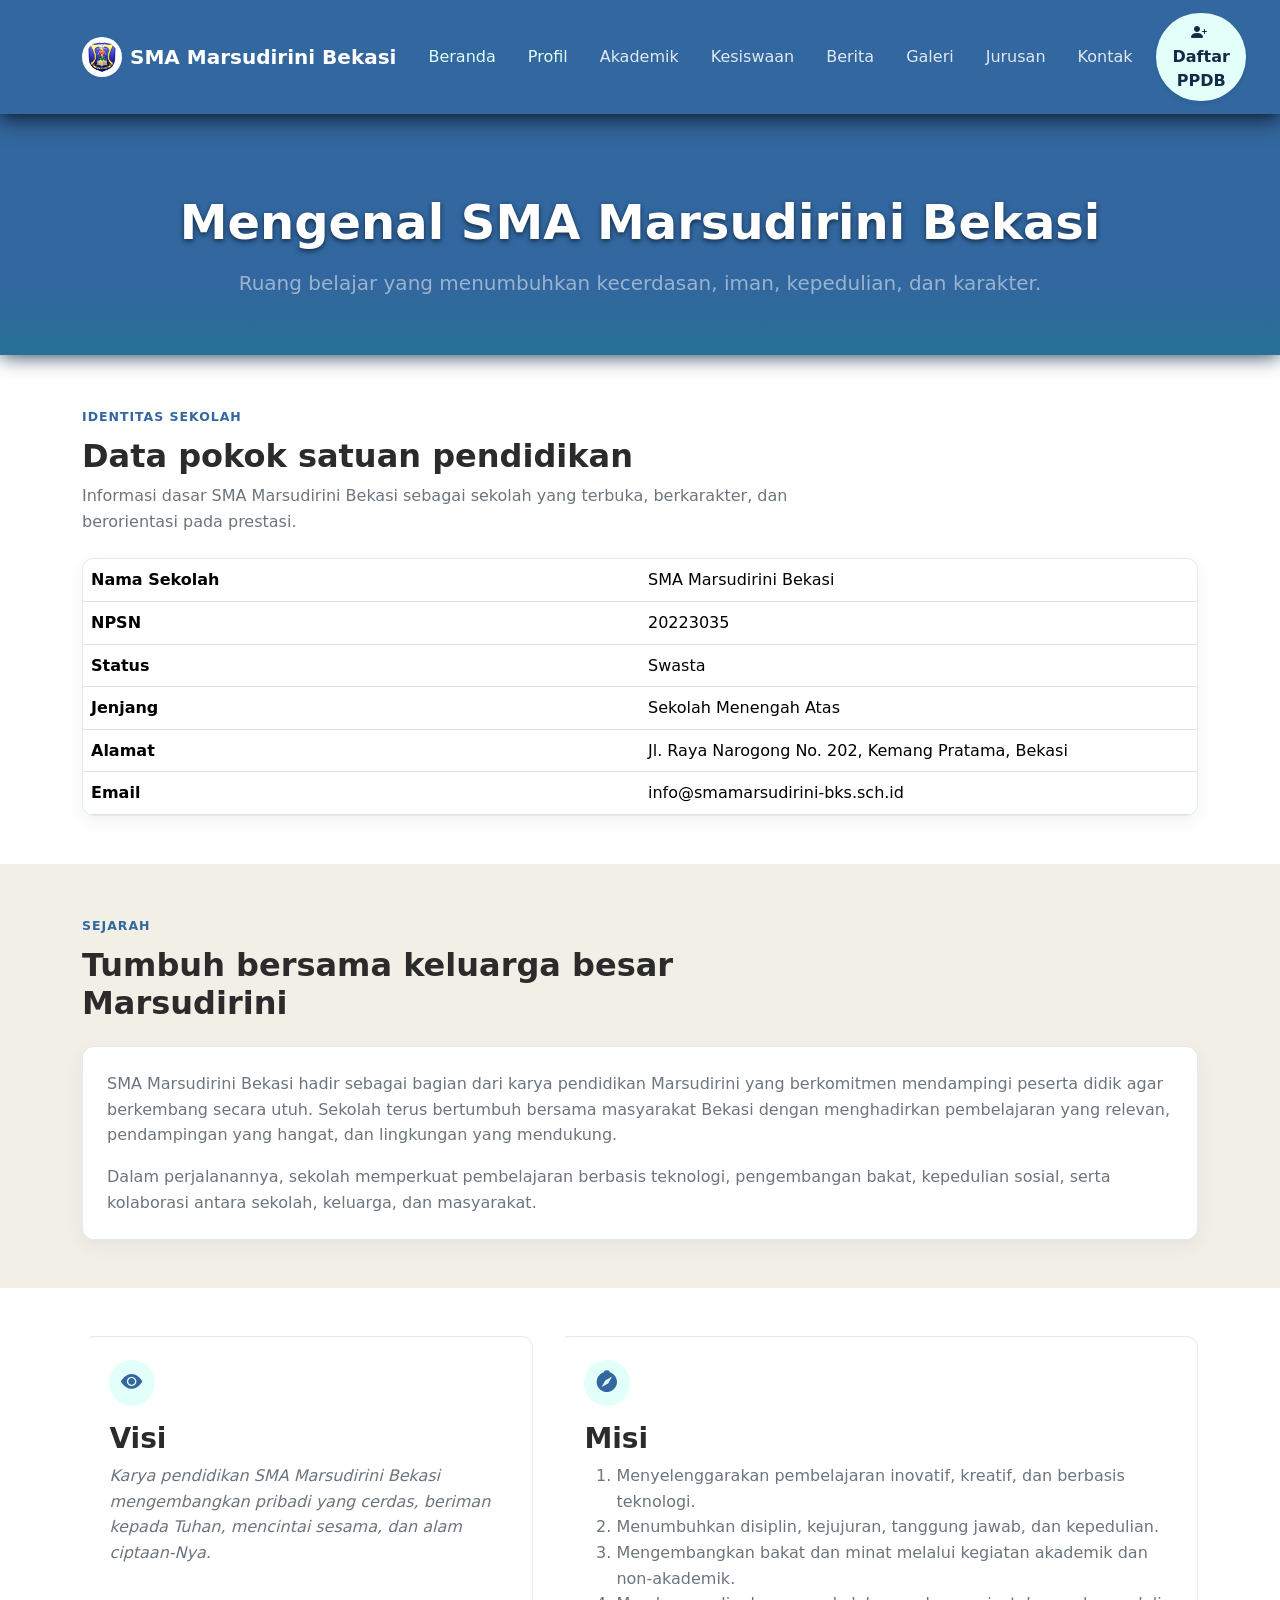
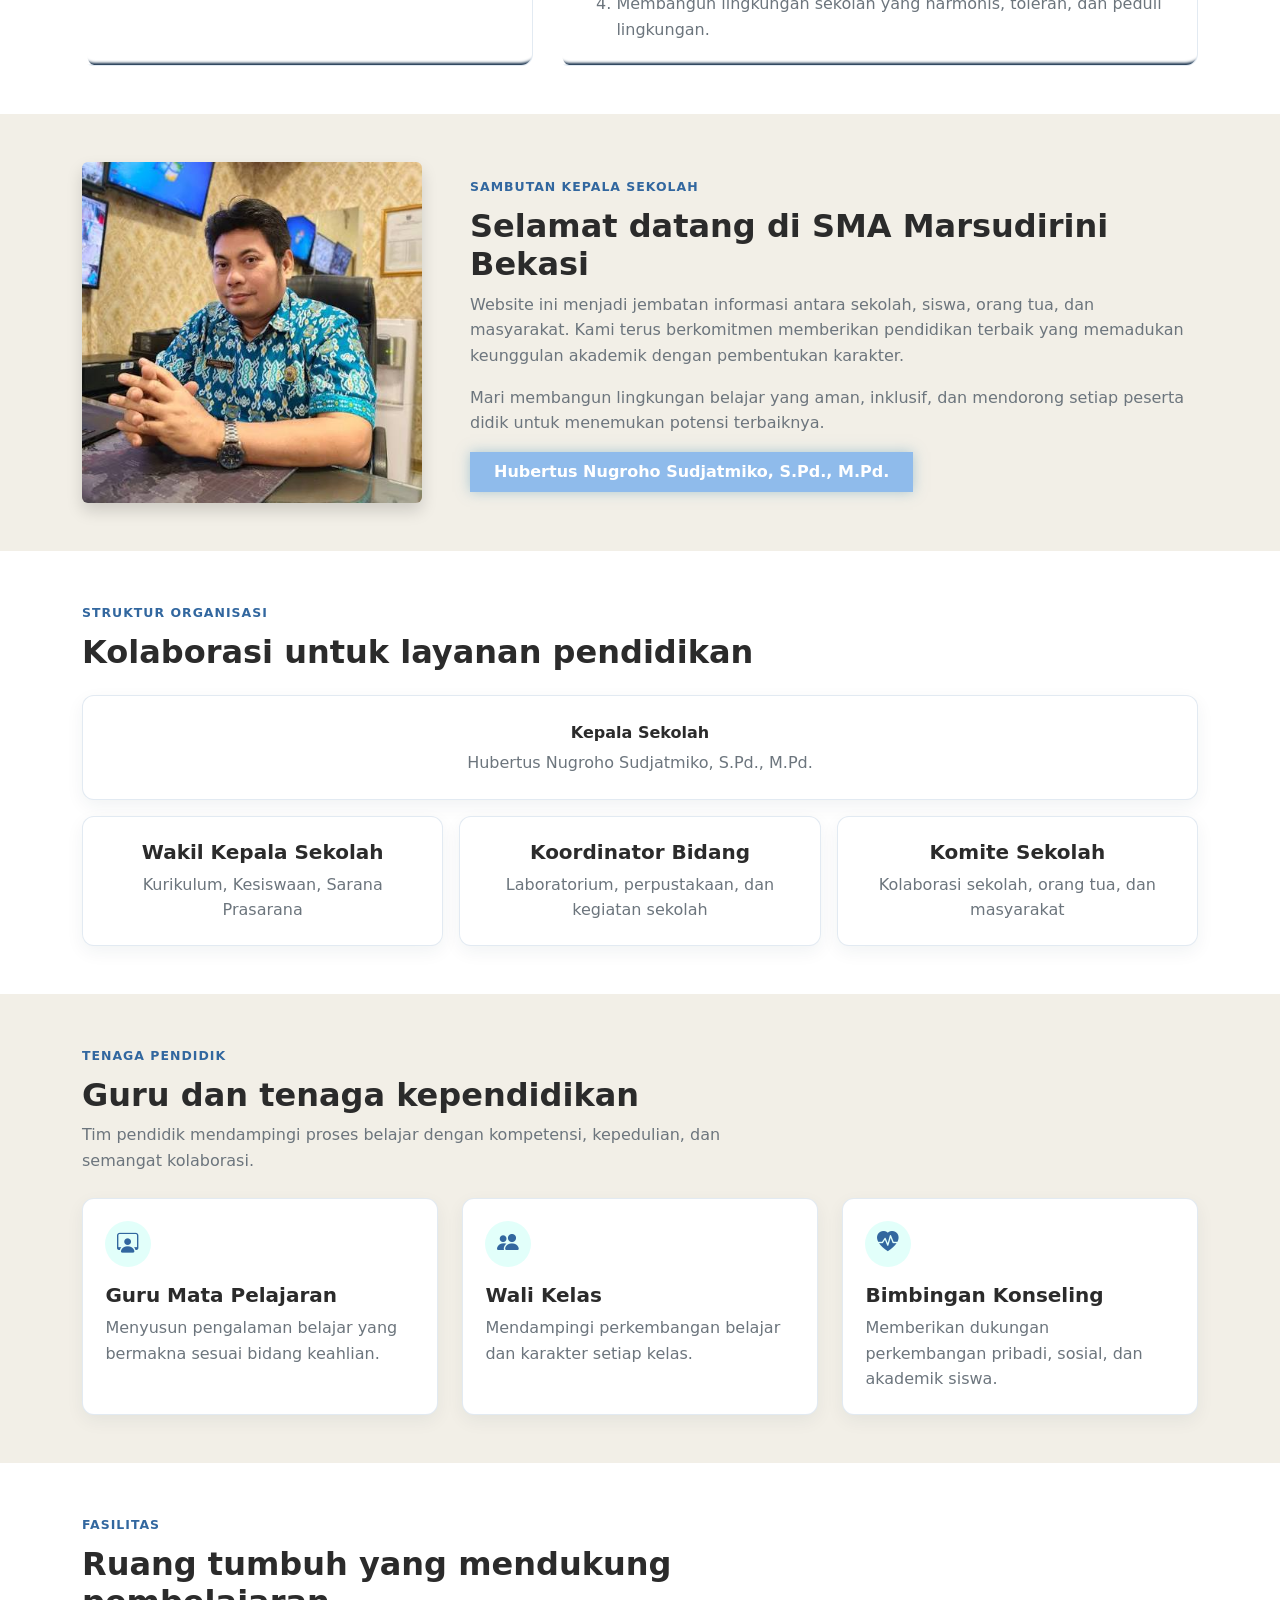
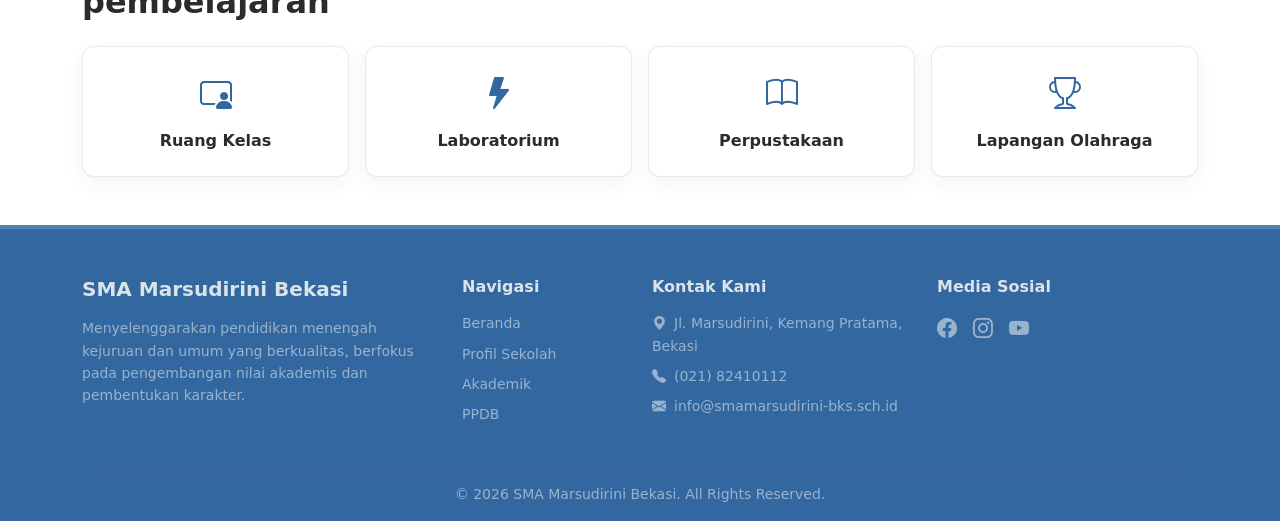
<file: school-profile/pages/profil.html>
<!DOCTYPE html>
<html lang="id">
<head>
    <meta charset="UTF-8">
    <meta name="viewport" content="width=device-width, initial-scale=1.0">
    <title>Profil Sekolah - SMA Marsudirini Bekasi</title>
    <link href="https://cdn.jsdelivr.net/npm/bootstrap@5.3.0/dist/css/bootstrap.min.css" rel="stylesheet">
    <link href="https://cdn.jsdelivr.net/npm/bootstrap-icons@1.10.0/font/bootstrap-icons.css" rel="stylesheet">
    <link rel="stylesheet" href="../assets/css/style.css">
    <link rel="stylesheet" href="../assets/css/fr-pages.css">
</head>
<body>
    <div id="navbar-placeholder"></div>

    <header class="jurusan text-white text-center py-5">
        <div class="container pt-4 pb-2">
            <h1 class="display-5 fw-bold text-white mt-2 mb-3" style="text-shadow: 0 2px 5px #122c47;">Mengenal SMA Marsudirini Bekasi</h1>
            <p class="lead text-white-50 mb-0">Ruang belajar yang menumbuhkan kecerdasan, iman, kepedulian, dan karakter.</p>
        </div>
    </header>

    <main>
        <section class="py-5 bg-white">
            <div class="container">
                <div class="fr-section-heading mb-4">
                    <span class="fr-eyebrow text-primary-custom">Identitas Sekolah</span>
                    <h2 class="fw-bold mt-2">Data pokok satuan pendidikan</h2>
                    <p>Informasi dasar SMA Marsudirini Bekasi sebagai sekolah yang terbuka, berkarakter, dan berorientasi pada prestasi.</p>
                </div>
                <div class="table-responsive fr-panel p-0 overflow-hidden">
                    <table class="table fr-table mb-0 align-middle">
                        <tbody>
                            <tr><th scope="row" class="w-50">Nama Sekolah</th><td>SMA Marsudirini Bekasi</td></tr>
                            <tr><th scope="row">NPSN</th><td>20223035</td></tr>
                            <tr><th scope="row">Status</th><td>Swasta</td></tr>
                            <tr><th scope="row">Jenjang</th><td>Sekolah Menengah Atas</td></tr>
                            <tr><th scope="row">Alamat</th><td>Jl. Raya Narogong No. 202, Kemang Pratama, Bekasi</td></tr>
                            <tr><th scope="row">Email</th><td>info@smamarsudirini-bks.sch.id</td></tr>
                        </tbody>
                    </table>
                </div>
            </div>
        </section>

        <section class="py-5">
            <div class="container">
                <div class="fr-section-heading mb-4">
                    <span class="fr-eyebrow text-primary-custom">Sejarah</span>
                    <h2 class="fw-bold mt-2">Tumbuh bersama keluarga besar Marsudirini</h2>
                </div>
                <div class="fr-panel">
                    <p class="fr-muted mb-3">SMA Marsudirini Bekasi hadir sebagai bagian dari karya pendidikan Marsudirini yang berkomitmen mendampingi peserta didik agar berkembang secara utuh. Sekolah terus bertumbuh bersama masyarakat Bekasi dengan menghadirkan pembelajaran yang relevan, pendampingan yang hangat, dan lingkungan yang mendukung.</p>
                    <p class="fr-muted mb-0">Dalam perjalanannya, sekolah memperkuat pembelajaran berbasis teknologi, pengembangan bakat, kepedulian sosial, serta kolaborasi antara sekolah, keluarga, dan masyarakat.</p>
                </div>
            </div>
        </section>

        <section class="py-5 bg-white">
            <div class="container">
                <div class="row g-4 align-items-stretch">
                    <div class="col-lg-5">
                        <div class="fr-info-card visi-card">
                            <span class="fr-icon"><i class="bi bi-eye-fill"></i></span>
                            <h3 class="fw-bold">Visi</h3>
                            <p class="fr-muted fst-italic mb-0">Karya pendidikan SMA Marsudirini Bekasi mengembangkan pribadi yang cerdas, beriman kepada Tuhan, mencintai sesama, dan alam ciptaan-Nya.</p>
                        </div>
                    </div>
                    <div class="col-lg-7">
                        <div class="fr-info-card misi-card">
                            <span class="fr-icon"><i class="bi bi-compass-fill"></i></span>
                            <h3 class="fw-bold">Misi</h3>
                            <ol class="fr-muted mb-0">
                                <li>Menyelenggarakan pembelajaran inovatif, kreatif, dan berbasis teknologi.</li>
                                <li>Menumbuhkan disiplin, kejujuran, tanggung jawab, dan kepedulian.</li>
                                <li>Mengembangkan bakat dan minat melalui kegiatan akademik dan non-akademik.</li>
                                <li>Membangun lingkungan sekolah yang harmonis, toleran, dan peduli lingkungan.</li>
                            </ol>
                        </div>
                    </div>
                </div>
            </div>
        </section>

        <section class="py-5">
            <div class="container">
                <div class="row g-5 align-items-center">
                    <div class="col-lg-4 text-center">
                        <img src="../assets/images/kepsek.jpg" alt="Kepala Sekolah SMA Marsudirini Bekasi" class="img-fluid rounded shadow" style="max-height: 420px; object-fit: cover;">
                    </div>
                    <div class="col-lg-8">
                        <span class="fr-eyebrow text-primary-custom">Sambutan Kepala Sekolah</span>
                        <h2 class="fw-bold mt-2">Selamat datang di SMA Marsudirini Bekasi</h2>
                        <p class="fr-muted">Website ini menjadi jembatan informasi antara sekolah, siswa, orang tua, dan masyarakat. Kami terus berkomitmen memberikan pendidikan terbaik yang memadukan keunggulan akademik dengan pembentukan karakter.</p>
                        <p class="fr-muted">Mari membangun lingkungan belajar yang aman, inklusif, dan mendorong setiap peserta didik untuk menemukan potensi terbaiknya.</p>
                        <p class="highlight fw-bold mb-0">Hubertus Nugroho Sudjatmiko, S.Pd., M.Pd.</p>
                    </div>
                </div>
            </div>
        </section>

        <section class="py-5 bg-white">
            <div class="container">
                <div class="fr-section-heading mb-4">
                    <span class="fr-eyebrow text-primary-custom">Struktur Organisasi</span>
                    <h2 class="fw-bold mt-2">Kolaborasi untuk layanan pendidikan</h2>
                </div>
                <div class="row g-3 text-center">
                    <div class="col-12"><div class="fr-panel"><strong>Kepala Sekolah</strong><p class="fr-muted mb-0 mt-1">Hubertus Nugroho Sudjatmiko, S.Pd., M.Pd.</p></div></div>
                    <div class="col-md-4"><div class="fr-info-card"><h5 class="fw-bold">Wakil Kepala Sekolah</h5><p class="fr-muted mb-0">Kurikulum, Kesiswaan, Sarana Prasarana</p></div></div>
                    <div class="col-md-4"><div class="fr-info-card"><h5 class="fw-bold">Koordinator Bidang</h5><p class="fr-muted mb-0">Laboratorium, perpustakaan, dan kegiatan sekolah</p></div></div>
                    <div class="col-md-4"><div class="fr-info-card"><h5 class="fw-bold">Komite Sekolah</h5><p class="fr-muted mb-0">Kolaborasi sekolah, orang tua, dan masyarakat</p></div></div>
                </div>
            </div>
        </section>

        <section class="py-5">
            <div class="container">
                <div class="fr-section-heading mb-4">
                    <span class="fr-eyebrow text-primary-custom">Tenaga Pendidik</span>
                    <h2 class="fw-bold mt-2">Guru dan tenaga kependidikan</h2>
                    <p>Tim pendidik mendampingi proses belajar dengan kompetensi, kepedulian, dan semangat kolaborasi.</p>
                </div>
                <div class="row g-4">
                    <div class="col-md-4"><div class="fr-info-card"><span class="fr-icon"><i class="bi bi-person-workspace"></i></span><h5 class="fw-bold">Guru Mata Pelajaran</h5><p class="fr-muted mb-0">Menyusun pengalaman belajar yang bermakna sesuai bidang keahlian.</p></div></div>
                    <div class="col-md-4"><div class="fr-info-card"><span class="fr-icon"><i class="bi bi-people-fill"></i></span><h5 class="fw-bold">Wali Kelas</h5><p class="fr-muted mb-0">Mendampingi perkembangan belajar dan karakter setiap kelas.</p></div></div>
                    <div class="col-md-4"><div class="fr-info-card"><span class="fr-icon"><i class="bi bi-heart-pulse-fill"></i></span><h5 class="fw-bold">Bimbingan Konseling</h5><p class="fr-muted mb-0">Memberikan dukungan perkembangan pribadi, sosial, dan akademik siswa.</p></div></div>
                </div>
            </div>
        </section>

        <section class="py-5 bg-white">
            <div class="container">
                <div class="fr-section-heading mb-4">
                    <span class="fr-eyebrow text-primary-custom">Fasilitas</span>
                    <h2 class="fw-bold mt-2">Ruang tumbuh yang mendukung pembelajaran</h2>
                </div>
                <div class="row g-3">
                    <div class="col-md-3 col-6"><div class="fr-info-card text-center"><i class="bi bi-person-video3 fs-2 text-primary-custom"></i><p class="fw-semibold mt-2 mb-0">Ruang Kelas</p></div></div>
                    <div class="col-md-3 col-6"><div class="fr-info-card text-center"><i class="bi bi-lightning-fill fs-2 text-primary-custom"></i><p class="fw-semibold mt-2 mb-0">Laboratorium</p></div></div>
                    <div class="col-md-3 col-6"><div class="fr-info-card text-center"><i class="bi bi-book fs-2 text-primary-custom"></i><p class="fw-semibold mt-2 mb-0">Perpustakaan</p></div></div>
                    <div class="col-md-3 col-6"><div class="fr-info-card text-center"><i class="bi bi-trophy fs-2 text-primary-custom"></i><p class="fw-semibold mt-2 mb-0">Lapangan Olahraga</p></div></div>
                </div>
            </div>
        </section>
    </main>

    <div id="footer-placeholder"></div>
    <script src="https://cdn.jsdelivr.net/npm/bootstrap@5.3.0/dist/js/bootstrap.bundle.min.js"></script>
    <script src="../assets/js/app.js"></script>
    <script src="../assets/js/fr-pages.js"></script>
</body>
</html>
</file>
<file: school-profile/assets/css/style.css>
/* ==========================================================================
   SMA Marsudirini Bekasi - Main Stylesheet
   Color Palette:
   - Primary: #3368A0
   - Secondary: #66A3BF
   - Accent: #C8DFDB
   - Neutral BG: #F2EFE7
   ========================================================================== */

/* 1. CSS Custom Properties / Root Variables */
:root {
  --primary-color: hsl(211, 52%, 41%);
    --primary-color2:rgb(143, 187, 235);

  --primary-hover: #6696ca;
  --highlight-color: #d9c052;
  --secondary-color: hsl(199, 41%, 57%, 0.5);
    --secondary-color2: hsla(199, 81%, 78%, 0.5);

  --secondary-hover: hsl(199, 35%, 47%);
  --accent-color: #e2fffa;
    --accent-color2: #d3f0f1;
    --accent-color3: #ddeeff;

  --accent-hover: #b1ddd6;
  --accent-hover2: #faffee;

  --accent-dark: #122c47;
  --bg-light: #f2efe7;
  --text-dark: #2b2b2b;
  --text-muted: #6c757d;
  --white: #ffffff;
  --brokenwhite: #fffdf9d3;
  --font-main: "Segoe UI", system-ui, -apple-system, sans-serif;
  --transition-speed: 0.3s;
}


/* 2. Global Resets & Typography */
html,body {
  background-color: var(--bg-light);
  color: var(--text-dark);
  font-family: var(--font-main);
  line-height: 1.6;
  overflow-x: clip;
}

a {
  text-decoration: none;
  transition: color var(--transition-speed) ease;
}

h1,
h2,
h3,
h4,
h5,
h6 {
  font-weight: 700;
  color: var(--text-dark);
}

.footer{
    color: var(--brokenwhite);
}

.highlight {
  display: inline-block;
  padding: 0.45rem 1.5rem;
  color: white;
  background-color: var(--primary-color2);
  border-radius: 0px;
  box-shadow: 0 0px 1cap var(--secondary-color);
  transition: 0.3s;
}
.highlight:hover{
  display: inline-block;
  padding: 0.45rem 1.5rem;
  background-color: var(--accent-hover);
  border-radius: 0px;
  box-shadow: 0 0px 1cap var(--secondary-color);
}


/* 3. Color Utility Classes */
.bg-primary-custom {
  background-color: var(--primary-color) !important;
}
.bg-secondary-custom {
  background-color: var(--secondary-color) !important;
}
.bg-accent-custom {
  background-color: var(--accent-color) !important;
}
.bg-light-custom {
  background-color: var(--bg-light) !important;
}

.text-primary-custom {
  color: var(--primary-color) !important;
}
.text-secondary-custom {
  color: var(--secondary-color) !important;
}
.text-accent-custom {
  color: var(--accent-color) !important;
}

/* 4. Custom Buttons */
.btn-primary-custom {
  background-color: var(--primary-color);
  color: var(--white);
  border: none;
  font-weight: 600;
  transition: all var(--transition-speed) ease;
}

.btn-primary-custom:hover {
  background-color: var(--primary-hover);
  color: var(--white);
  transform: translateY(-2px);
  box-shadow: 0 4px 10px rgba(51, 104, 160, 0.3);
}

.btn-accent-custom {
  background-color: var(--accent-color);
  color: var(--accent-dark);
  border: none;
  font-weight: 600;
  transition: all var(--transition-speed) ease;
}

.btn-accent-custom:hover {
  background-color: var(--accent-hover2);
  color: var(--accent-dark);
  transform: translateY(-2px);
  box-shadow: 0 4px 10px rgba(0, 0, 0, 0.1);
}

.btn-outline-light {
  transition: background-color var(--transition-speed) ease,
    color var(--transition-speed) ease,
    border-color var(--transition-speed) ease,
    transform var(--transition-speed) ease,
    box-shadow var(--transition-speed) ease;
}

.btn-outline-light:hover {
  transform: translateY(-2px);
}

/* 5. Navigation Bar */
#navbar-placeholder {
  position: sticky;
  top: 0;
  z-index: 1020;
  box-shadow: 0 5px 20px rgba(0, 0, 0, 0.7);
}

.navbar {
  padding: 0.8rem 1rem;
  transition: background-color var(--transition-speed) ease;
  box-shadow: 0 0 30px rgba(0, 0, 0, 0);
}

.navbar-brand img {
  margin-right: 7pt;
}

.navbar-nav .nav-link {
  font-weight: 500;
  padding: 0.5rem 1rem !important;
  color: rgba(255, 255, 255, 0.85) !important;
  transition: color var(--transition-speed) ease;
}

.navbar-nav .nav-link:hover,
.navbar-nav .nav-link.active {
  color: var(--accent-color) !important;
}

/* 6. Hero Section */
.hero-section {  
  position: relative;
  overflow: hidden;
  color: var(--white);
  padding: 110px 0 90px 0;
}

.hero-section::after {
  content: "";
  position: absolute;
  inset: 0;
  z-index: 1;
  pointer-events: none;
  background:
    linear-gradient(
      0deg,
      var(--accent-dark) 2%,
      rgba(26, 57, 89, 0.72) 3%,
      rgba(26, 57, 89, 0) 22%
    ),
    linear-gradient(
      135deg,
      rgba(51, 104, 160, 0.88),
      rgba(26, 57, 89, 0.45)
    );
}

.hero-section > .container {
  position: relative;
  z-index: 2;
}

.hero-carousel,
.hero-carousel .carousel-inner,
.hero-carousel .carousel-item {
  position: absolute;
  inset: 0;
  width: 100%;
  height: 100%;
}

.hero-carousel {
  z-index: 0;
  pointer-events: none;
}

.hero-carousel .carousel-indicators {
  z-index: 3;
  margin-bottom: 1.25rem;
  pointer-events: auto;
}

.hero-carousel .carousel-indicators [data-bs-target] {
  width: 10px;
  height: 10px;
  border-radius: 50%;
  border: 0;
  opacity: 0.65;
}

.hero-carousel .carousel-indicators .active {
  opacity: 1;
}

.hero-carousel img {
  width: 100%;
  height: 100%;
  object-fit: cover;
}

.hero-section h1 {
  color: var(--white);
  text-shadow: 0 2px 4px rgba(0, 0, 0, 0.2);
}

/* 7. Cards & Modules */
.card {
  border: none;
  border-radius: 12px;
  background-color: var(--white);
  box-shadow: 0 4px 12px rgba(0, 0, 0, 0.04);
  transition: transform var(--transition-speed) ease,
    box-shadow var(--transition-speed) ease;
}

.card:hover {
  transform: translateY(-6px);
  box-shadow: 0 10px 20px rgba(51, 104, 160, 0.12);
}

.visi-card,
.misi-card {
  border-left: 5px solid transparent !important;
  box-shadow: 0px -10px 3px -8px var(--accent-dark)inset !important;
}
.visi-card{
  background-color: var(--primary-color2);
}
.misi-card{
  background-color: var(--secondary-color2);
}

.visi-card:hover {
  border-left-color: var(--primary-color) !important;
}

.misi-card:hover {
  border-left-color: var(--secondary-color) !important;
}

.card-float {
  animation: float 3s ease-in-out infinite;
}

.card-img-top {
  border-top-left-radius: 12px;
  border-top-right-radius: 12px;
}

/* 8. Callout Bar */
.py-4.bg-accent-custom {
  border-bottom: 2px solid rgba(51, 104, 160, 0.1);
}

/* 9. Footer */
footer {
  border-top: 4px solid var(--secondary-color);
}

footer a {
  transition: opacity var(--transition-speed) ease;
}

footer a:hover {
  opacity: 1 !important;
  color: var(--accent-color) !important;
}

footer .bi {
  transition: transform var(--transition-speed) ease;
}

footer a:hover .bi {
  transform: scale(1.2);
}
.badge {
  background-color: hsl(199, 35%, 47%,0.5);
}
.daftar{
  background: repeating-linear-gradient(
    90deg,
    var(--accent-color) 0%,
    var(--accent-color2) 12.5%,
    var(--accent-color3) 25%,
    var(--accent-color2) 37.5%,
    var(--accent-color) 50%
  );
  background-size: 200% 100%;
  animation: slide-right 7s linear infinite;
}
.box{
  width: 100%;
  min-height: 120px;
  background: linear-gradient(
    180deg,
    var(--primary-color)70%,
    hsl(200, 58%, 37%)100%
  );
  overflow: hidden;
  display: grid;
  grid-template-columns: 110px 1fr 70px;
  align-items: center;
  gap: 2rem;
  padding: 2rem 7%;
  color: var(--white);
  border-bottom: 4px solid var(--secondary-color2) ;
  box-shadow: 0 10px 20px var(--accent-dark) inset;
  transition: min-height 0.3s ease, background-color 0.3s ease;
}
.boxk{
  width: 100%;
  height: 250px;
  text-shadow: 0px 1.5px 8px var(--primary-color);
  background: linear-gradient(
    178deg,
    white 10%,
    var(--secondary-color2)50%,
    var(--accent-color3)100%
  );
    overflow: hidden;
  text-align: center;
  display: flex;
  justify-content: center;
  flex-direction: column;
  align-items: center;
}

.boxk .box-title h2{
  margin: 0;
  font-size: 40px;
    transform: translateY(12px);

}
.box-number{
  font-size: 4rem;
  font-weight: 800;
  line-height: 1;
  text-shadow: 2px 3px 4px var(--accent-dark);
  transition: 0.2s;
}
.box-content{
  max-width: 900px;
}
.box .box-title{
  height: 100px;
  display: flex;
  justify-content: flex-start;
  align-items: center;
  flex-shrink: 0;
  text-shadow: 2px 3px 4px var(--accent-dark);
}
.box .box-title h2{
  margin: 0;
  font-size: 2rem;
}
.box .box-dropdown{
  max-width: 900px;
  margin: -1.25rem 0 0;
  padding: 0;
  font-size: 1.15rem;
  font-weight: 500;
  line-height: 1.55;
  opacity: 0;
  transform: translateY(-10px);
  transition: opacity 0.3s ease, transform 0.3s ease;
}
.box-arrow{
  justify-self: end;
  color: var(--white);
  font-size: 2rem;
  transition: transform 0.3s ease;
}
.box:hover{
  min-height: 210px;
}
.box:hover .box-dropdown{
  opacity: 1;
  transform: translateY(0);
}
.box:hover .box-arrow{
  transform: rotate(180deg);
}
.box:hover .box-number{  
  font-size: 4.5rem;
  text-shadow: 2px 3px 8px var(--accent-dark);
}

.jurusan{
  position: relative;
  z-index: 1;
  width: 100%;
  min-height: 120px;
  background: linear-gradient(
    180deg,
    var(--primary-color) 70%,
    hsl(200, 58%, 37%) 100%
  );
  box-shadow: 0 0px 20px var(--accent-dark);
}

.contact-icon {
  width: 56px;
  height: 56px;
  display: flex;
  justify-content: center;
  align-items: center;
  background-color: var(--white);
  box-shadow: 1.5px 3px 5px rgba(26, 57, 89, 0.28);
}

.contact-icon i {
  line-height: 1;
}

.kontak{
  background: linear-gradient(
    170deg,
    white 60%,
    var(--bg-light) 100%
  );
}

/* 10. Responsive Tweaks */
@media (max-width: 991.98px) {
  .hero-section {
    padding: 70px 0;
    text-align: center;
  }

  .navbar-collapse {
    background-color: var(--primary-color);
    padding: 1rem;
    border-radius: 8px;
    margin-top: 0.5rem;
  }

  .box {
    grid-template-columns: 70px 1fr 32px;
    gap: 1rem;
    padding: 1.5rem;
  }

  .box-number {
    font-size: 3rem;
  }

  .box .box-title h2 {
    font-size: 1.4rem;
  }

  .box .box-dropdown {
    font-size: 1rem;
  }
}
@keyframes float {
  0% {
    transform: translateY(0px);
  }
  50% {
    transform: translateY(-5px); 
  }
  100% {
    transform: translateY(0px); 
  }
}

@keyframes slide-right {
  0% {
    background-position: 0 0;
  }
  100% {
    background-position: 200% 0;
  }
}
</file>
<file: school-profile/assets/css/fr-pages.css>
:root {
  --fr-border: rgba(51, 104, 160, 0.14);
  --fr-soft: #f7fbfd;
}

.fr-page-hero {
  position: relative;
  overflow: hidden;
  background: linear-gradient(135deg, var(--primary-color), #1a3959);
  color: var(--white);
}

.fr-page-hero::after {
  content: "";
  position: absolute;
  inset: 0;
  background: linear-gradient(90deg, rgba(18, 44, 71, 0.62), rgba(51, 104, 160, 0.14));
  pointer-events: none;
}

.fr-page-hero > .container {
  position: relative;
  z-index: 1;
}

.fr-eyebrow {
  color: var(--accent-color);
  font-size: 0.78rem;
  font-weight: 700;
  letter-spacing: 0.08em;
  text-transform: uppercase;
}

.fr-section-heading {
  max-width: 720px;
}

.fr-section-heading p,
.fr-muted {
  color: var(--text-muted);
}

.fr-panel,
.fr-info-card,
.fr-news-card,
.fr-gallery-item {
  border: 1px solid var(--fr-border);
  border-radius: 12px;
  background: var(--white);
  box-shadow: 0 6px 18px rgba(18, 44, 71, 0.06);
}

.fr-panel {
  padding: 1.5rem;
}

.fr-info-card {
  height: 100%;
  padding: 1.4rem;
}

.fr-info-card .fr-icon {
  display: inline-flex;
  width: 46px;
  height: 46px;
  align-items: center;
  justify-content: center;
  margin-bottom: 1rem;
  border-radius: 50%;
  background: var(--accent-color);
  color: var(--primary-color);
  font-size: 1.35rem;
}

.fr-table thead th {
  background: var(--primary-color);
  color: var(--white);
  border-color: rgba(255, 255, 255, 0.2);
}

.fr-table tbody tr:nth-child(even) {
  background: var(--fr-soft);
}

.fr-timeline {
  display: grid;
  gap: 1rem;
}

.fr-timeline-item {
  position: relative;
  padding: 1rem 1rem 1rem 3.2rem;
  border-left: 3px solid var(--secondary-color);
  background: var(--fr-soft);
}

.fr-timeline-item::before {
  content: "";
  position: absolute;
  top: 1.2rem;
  left: -0.58rem;
  width: 1rem;
  height: 1rem;
  border: 3px solid var(--white);
  border-radius: 50%;
  background: var(--primary-color);
  box-shadow: 0 0 0 1px var(--primary-color);
}

.fr-step-number {
  display: inline-flex;
  width: 2.25rem;
  height: 2.25rem;
  align-items: center;
  justify-content: center;
  border-radius: 50%;
  background: var(--primary-color);
  color: var(--white);
  font-weight: 700;
}

.fr-filter-bar {
  display: flex;
  flex-wrap: wrap;
  gap: 0.75rem;
  align-items: center;
}

.fr-filter-bar .form-control,
.fr-filter-bar .form-select {
  min-height: 44px;
  border-color: var(--fr-border);
}

.fr-news-card,
.fr-gallery-item {
  height: 100%;
  overflow: hidden;
}

.fr-news-card img,
.fr-gallery-item img {
  width: 100%;
  height: 210px;
  object-fit: cover;
}

.fr-news-card .card-body,
.fr-gallery-item .card-body {
  padding: 1.25rem;
}

.fr-gallery-item {
  cursor: pointer;
}

.fr-gallery-item img {
  transition: transform 0.3s ease;
}

.fr-gallery-item:hover img {
  transform: scale(1.04);
}

.fr-gallery-item:focus-visible {
  outline: 3px solid var(--highlight-color);
  outline-offset: 3px;
}

.fr-faq .accordion-button {
  color: var(--text-dark);
  font-weight: 700;
}

.fr-faq .accordion-button:not(.collapsed) {
  background: var(--accent-color);
  color: var(--primary-color);
  box-shadow: none;
}

.fr-faq .accordion-button:focus {
  box-shadow: 0 0 0 0.2rem rgba(51, 104, 160, 0.15);
}

.fr-cta {
  background: linear-gradient(135deg, var(--primary-color), #1a3959);
  color: var(--white);
}

.fr-cta h2,
.fr-cta p {
  color: var(--white);
}

.fr-empty-state {
  grid-column: 1 / -1;
  padding: 2.5rem 1rem;
  border: 1px dashed var(--fr-border);
  color: var(--text-muted);
  text-align: center;
}

.fr-pagination .page-link {
  color: var(--primary-color);
  border-color: var(--fr-border);
}

.fr-pagination .active .page-link {
  background: var(--primary-color);
  border-color: var(--primary-color);
  color: var(--white);
}

@media (max-width: 575.98px) {
  .fr-panel,
  .fr-info-card {
    padding: 1.15rem;
  }

  .fr-news-card img,
  .fr-gallery-item img {
    height: 185px;
  }
}
</file>
